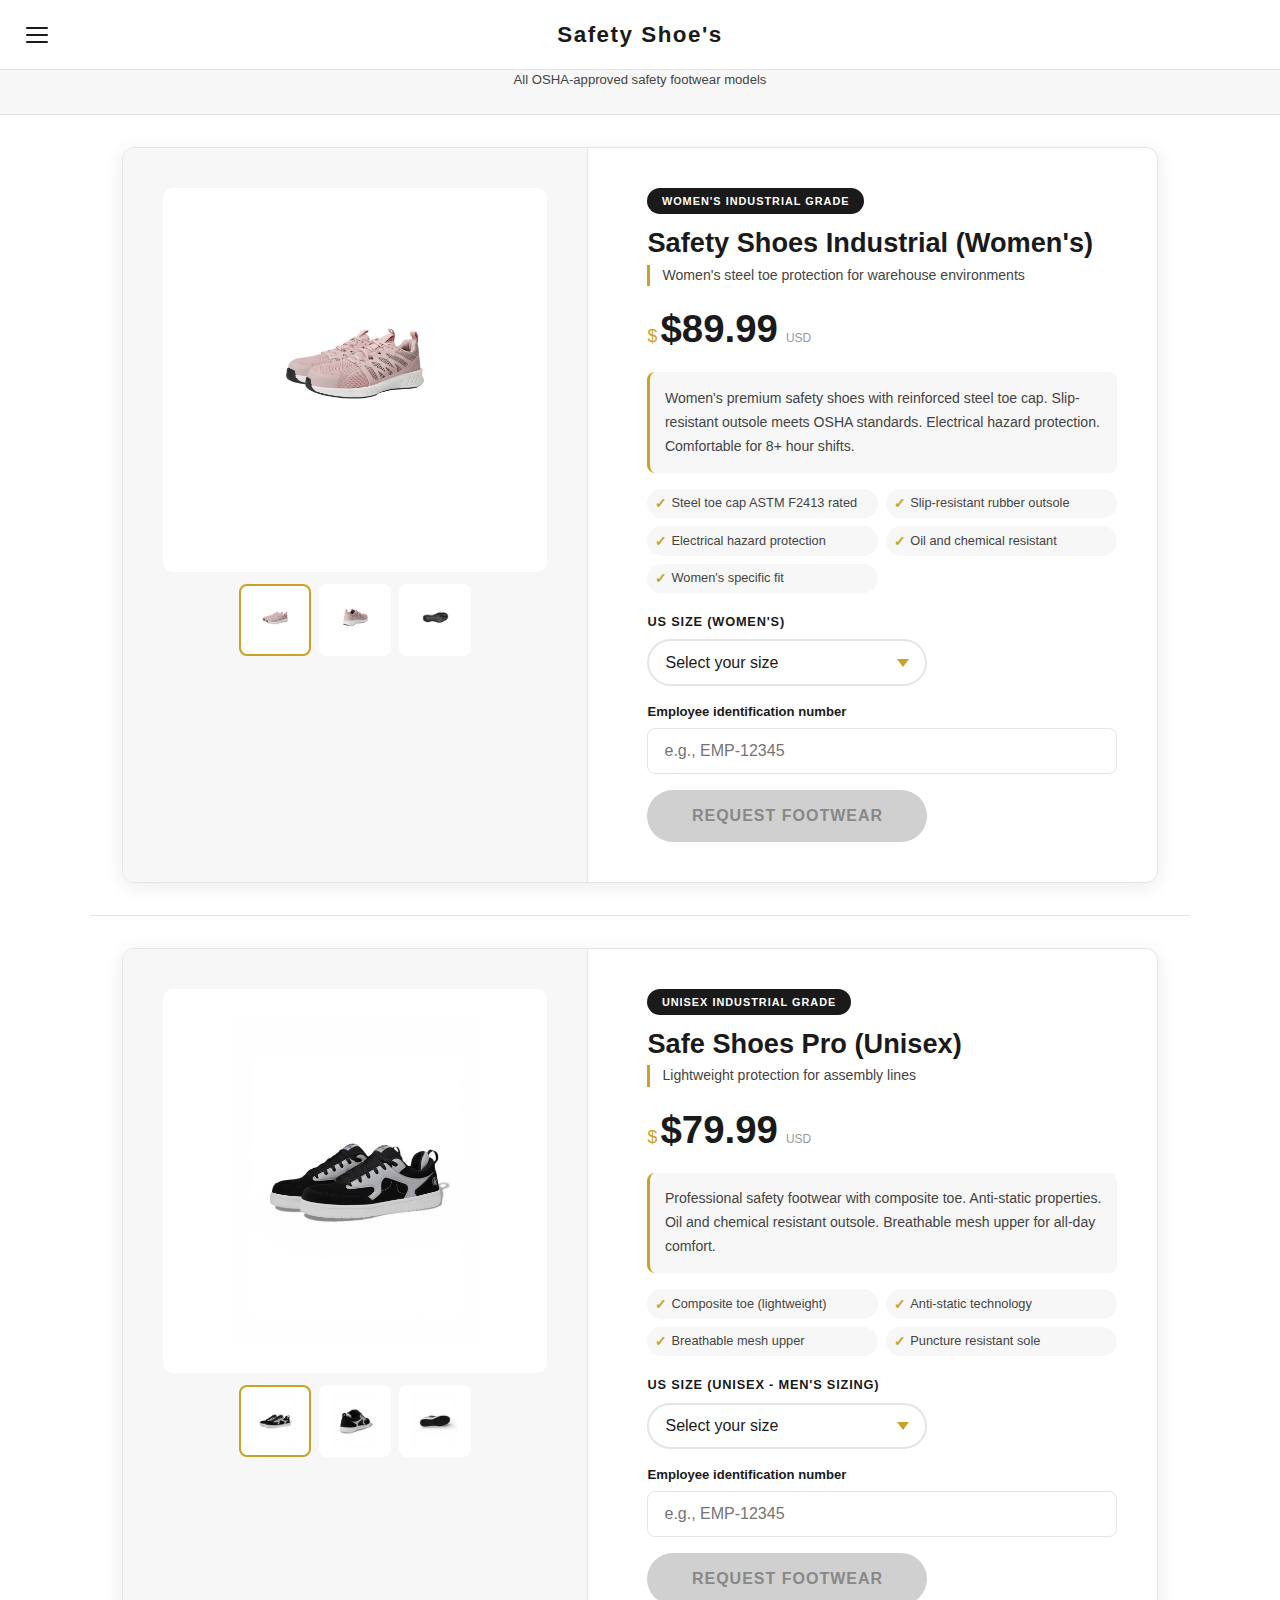
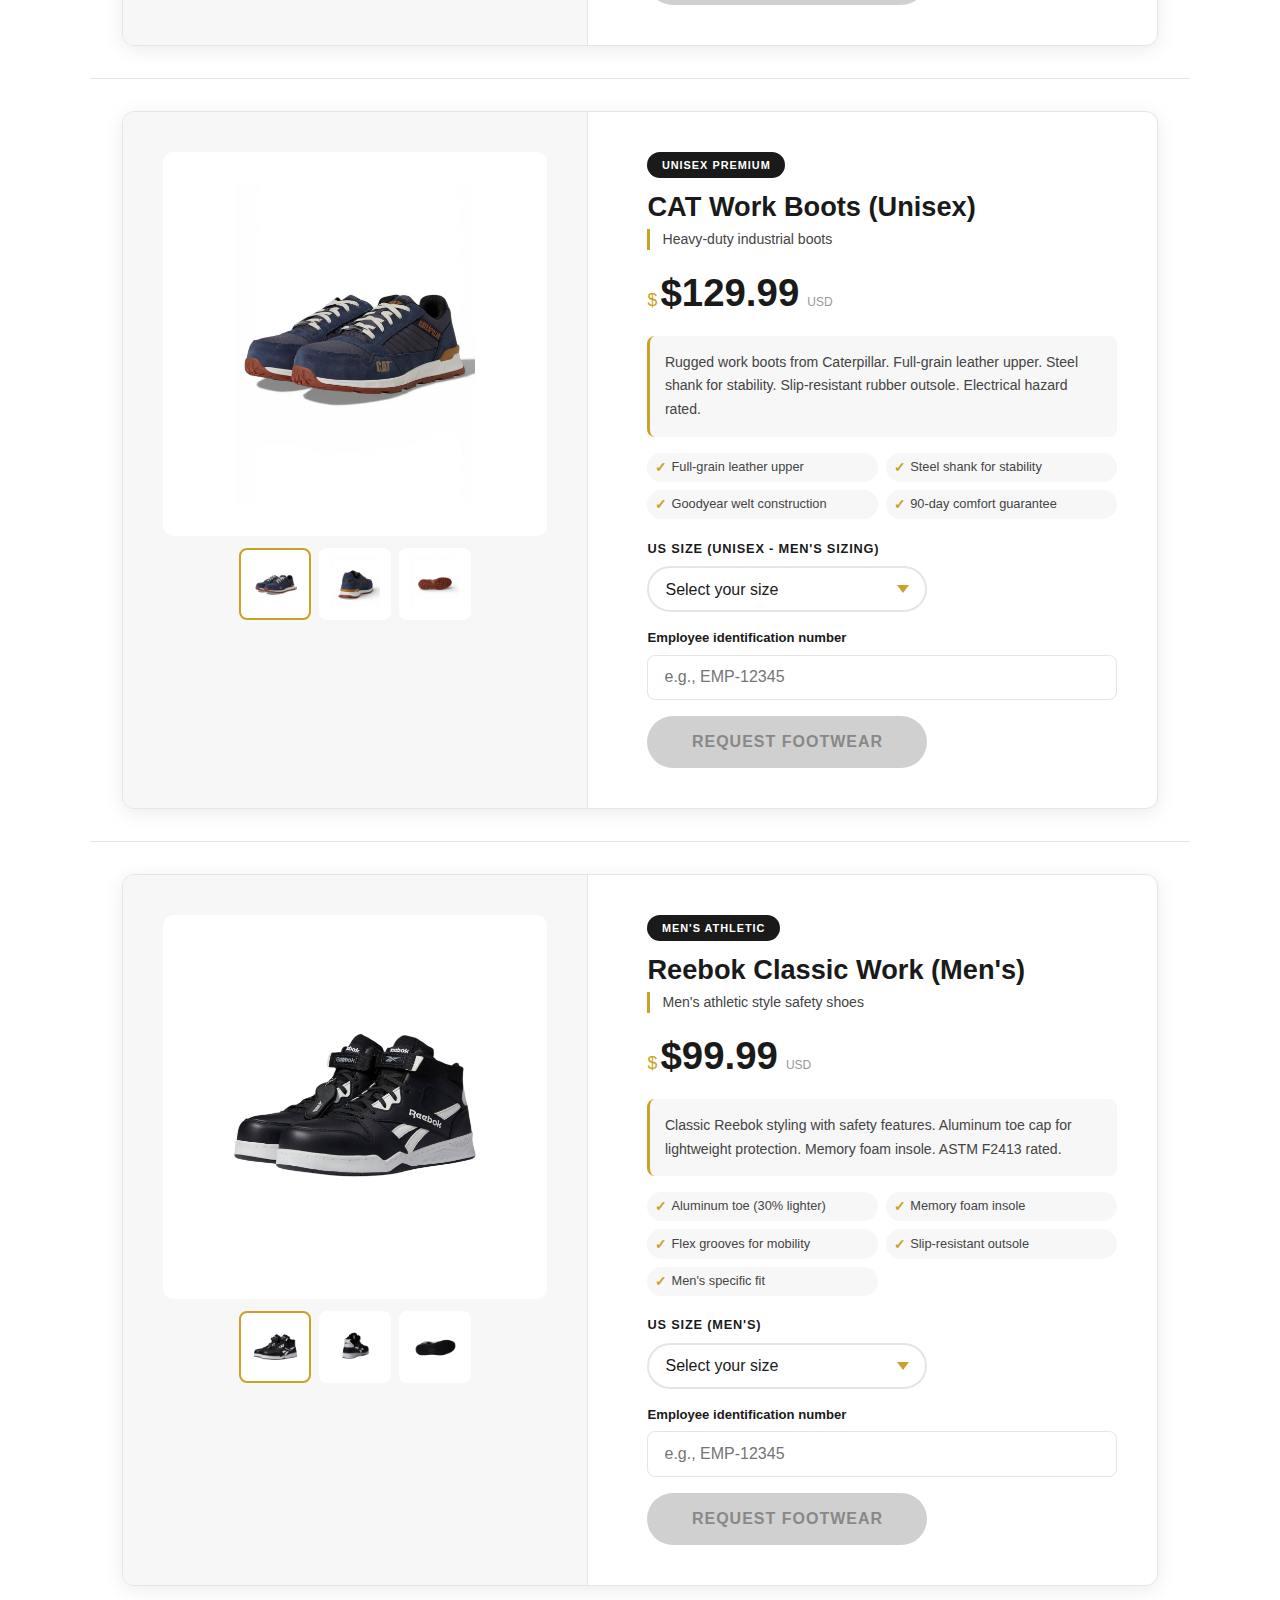
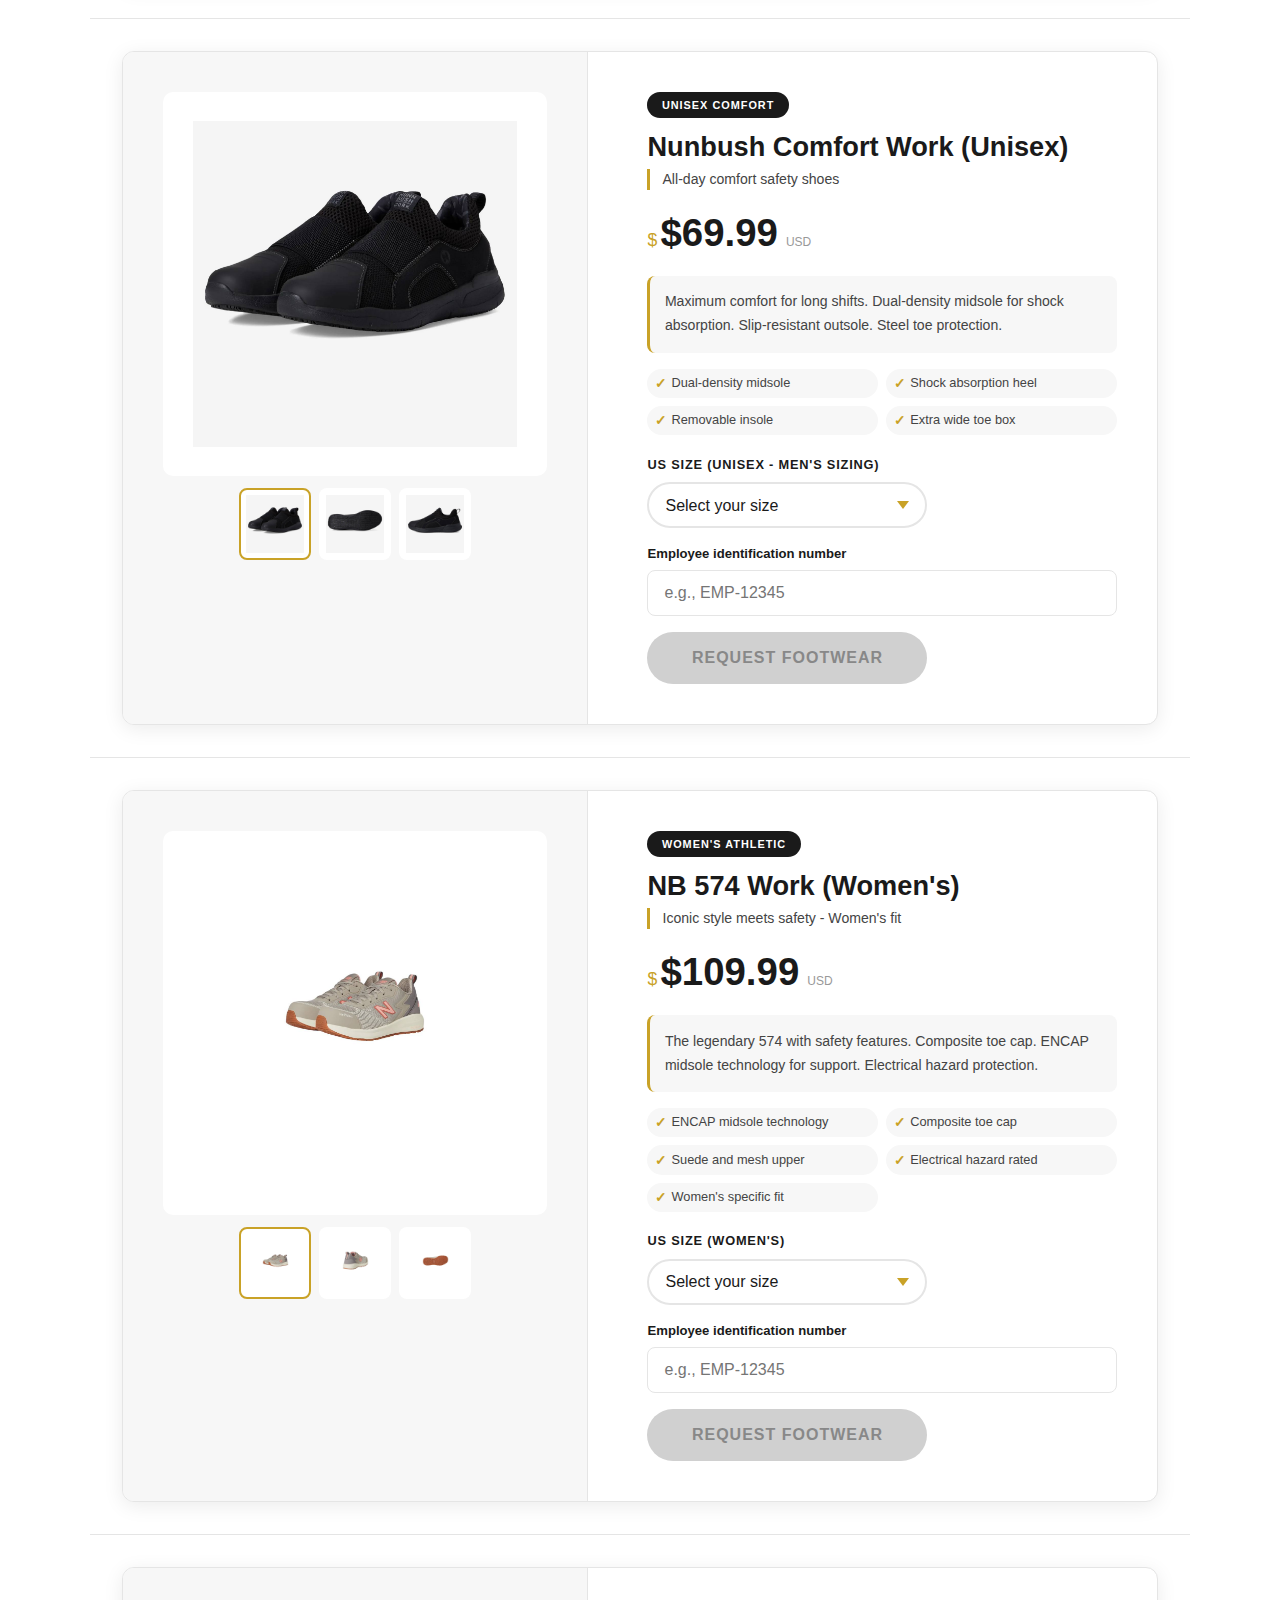
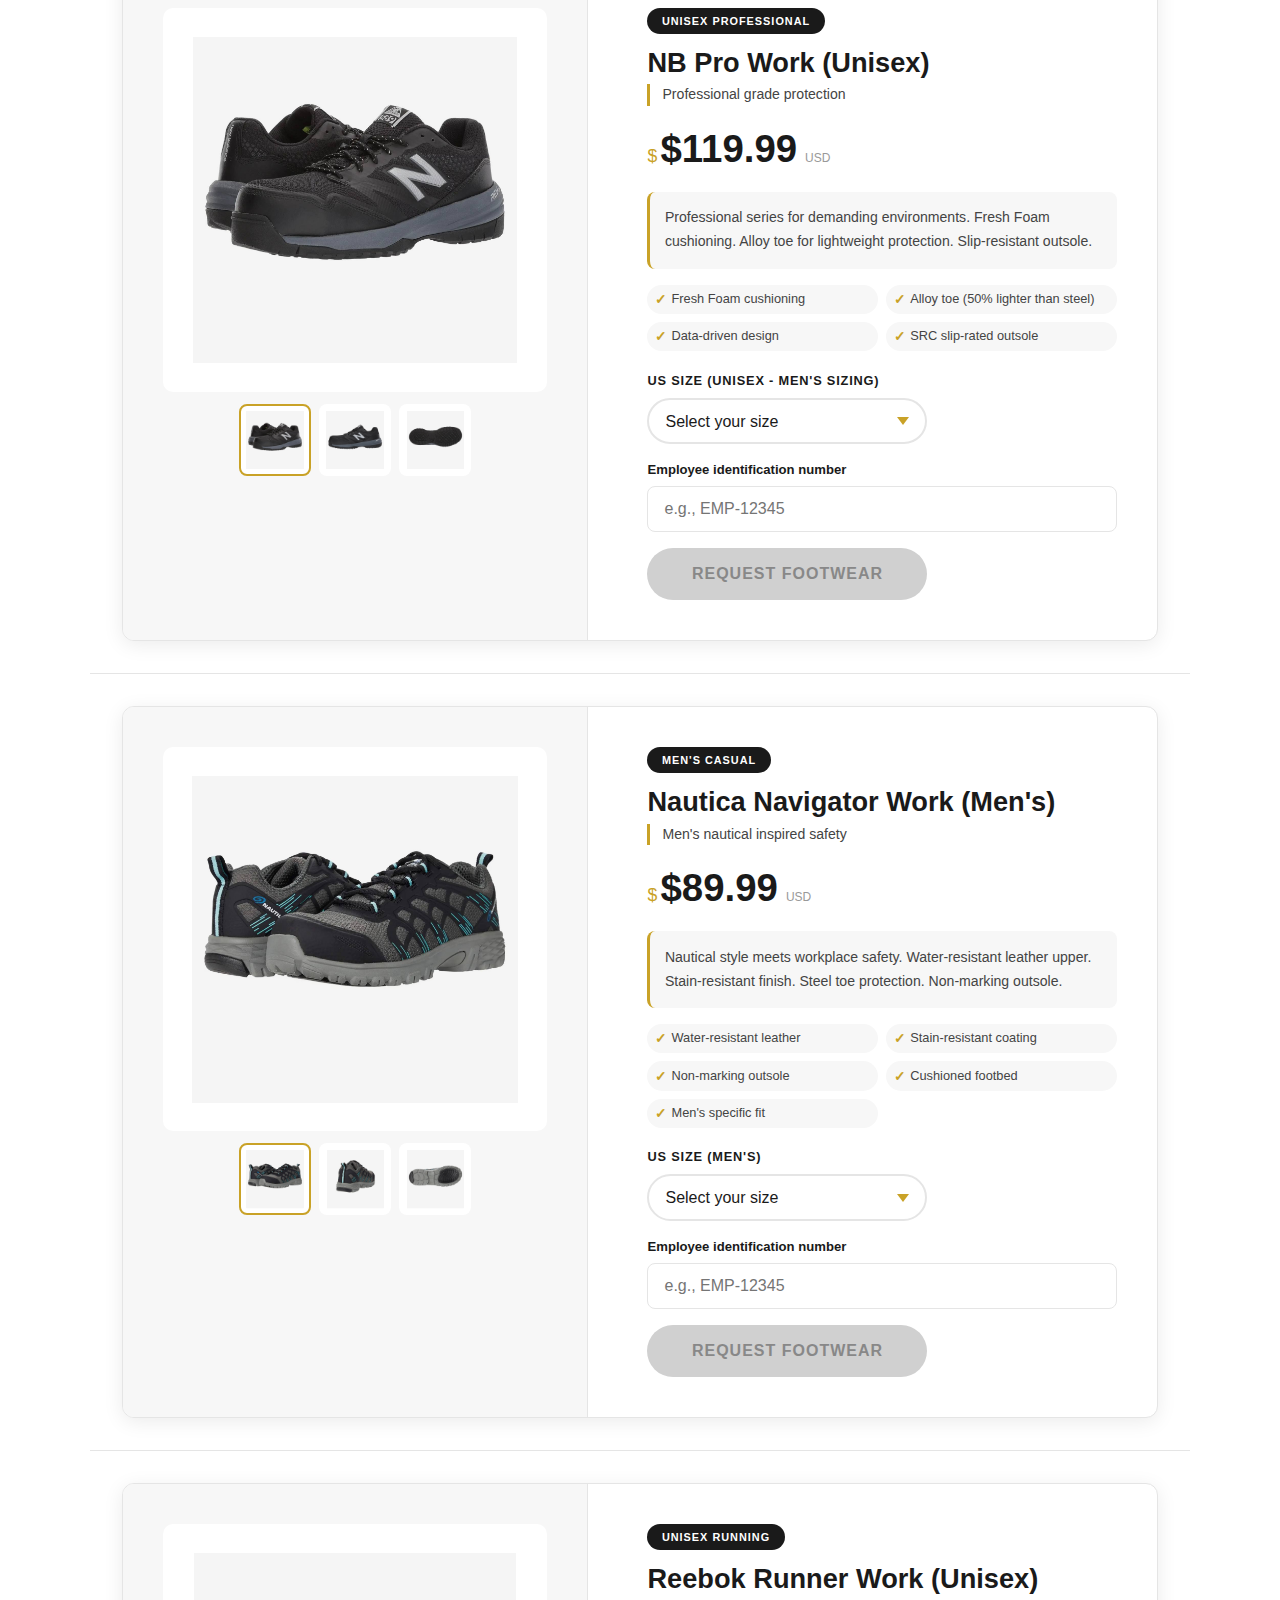
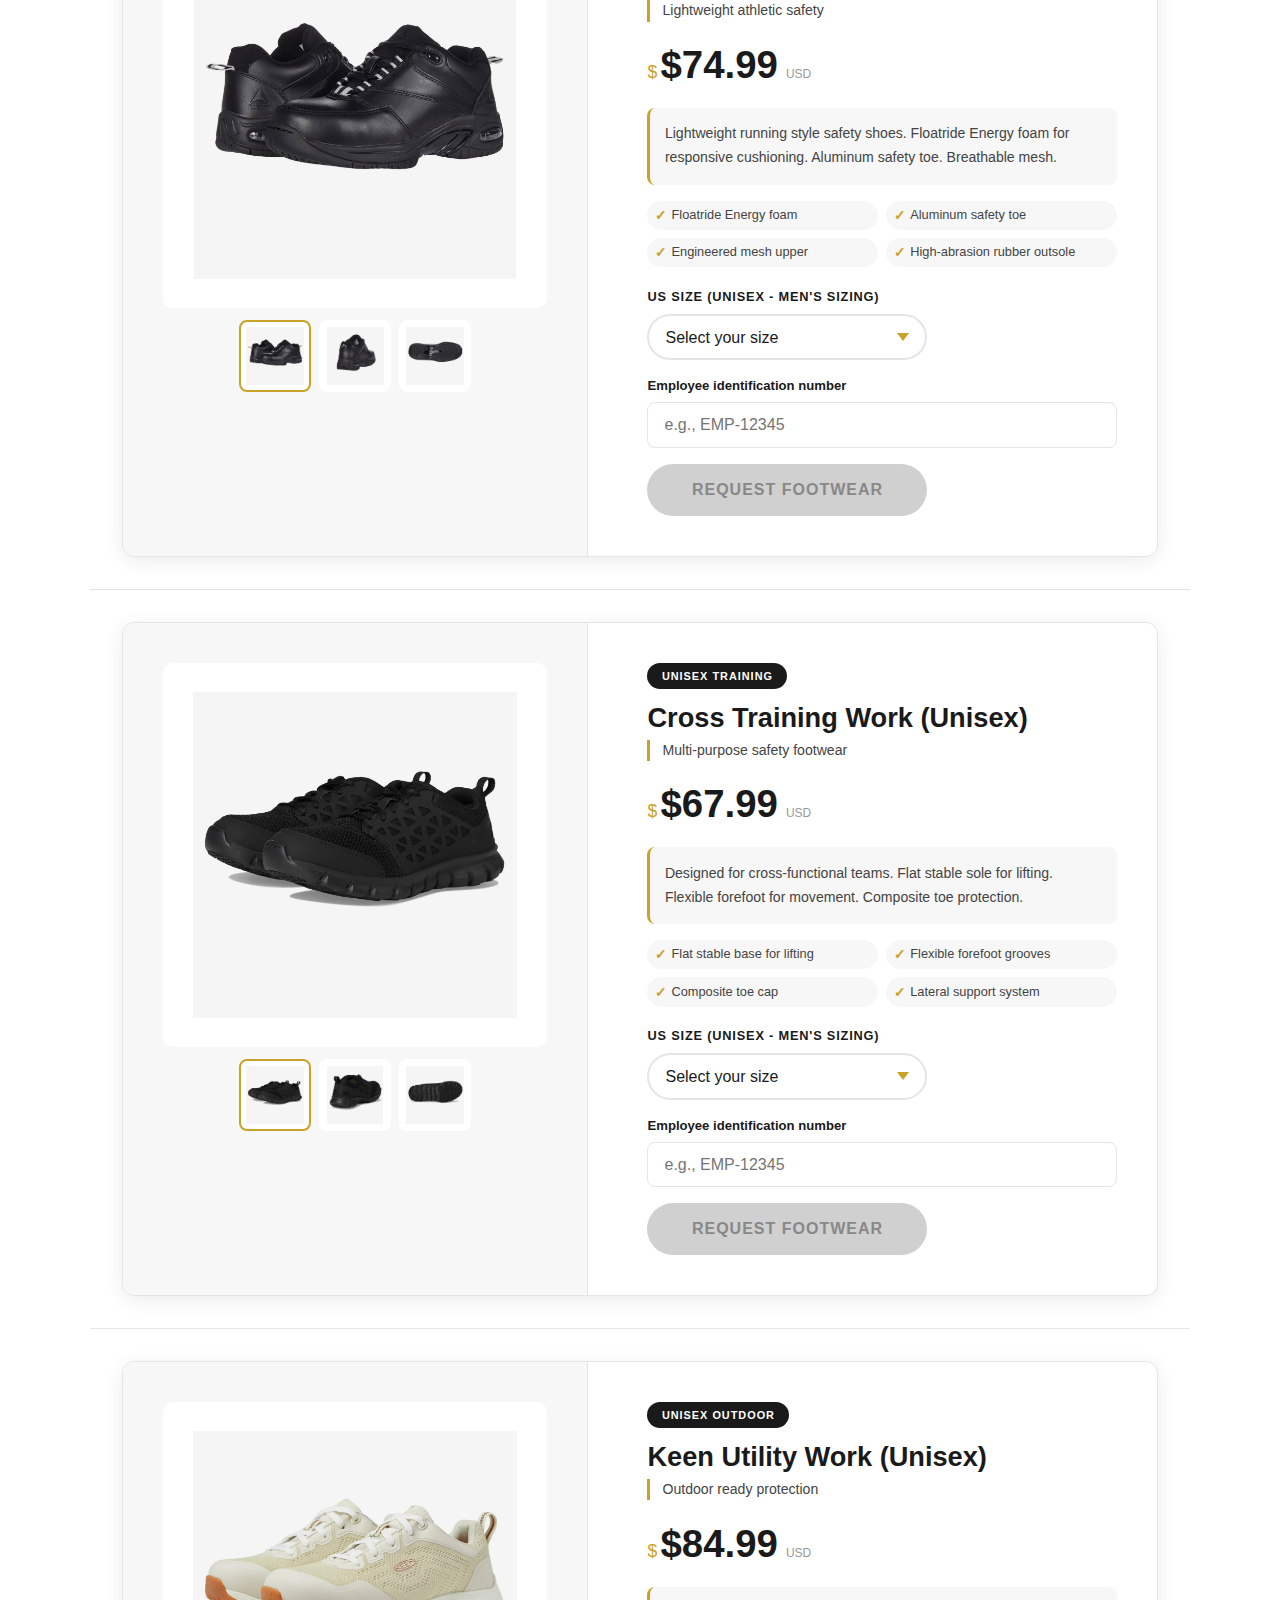
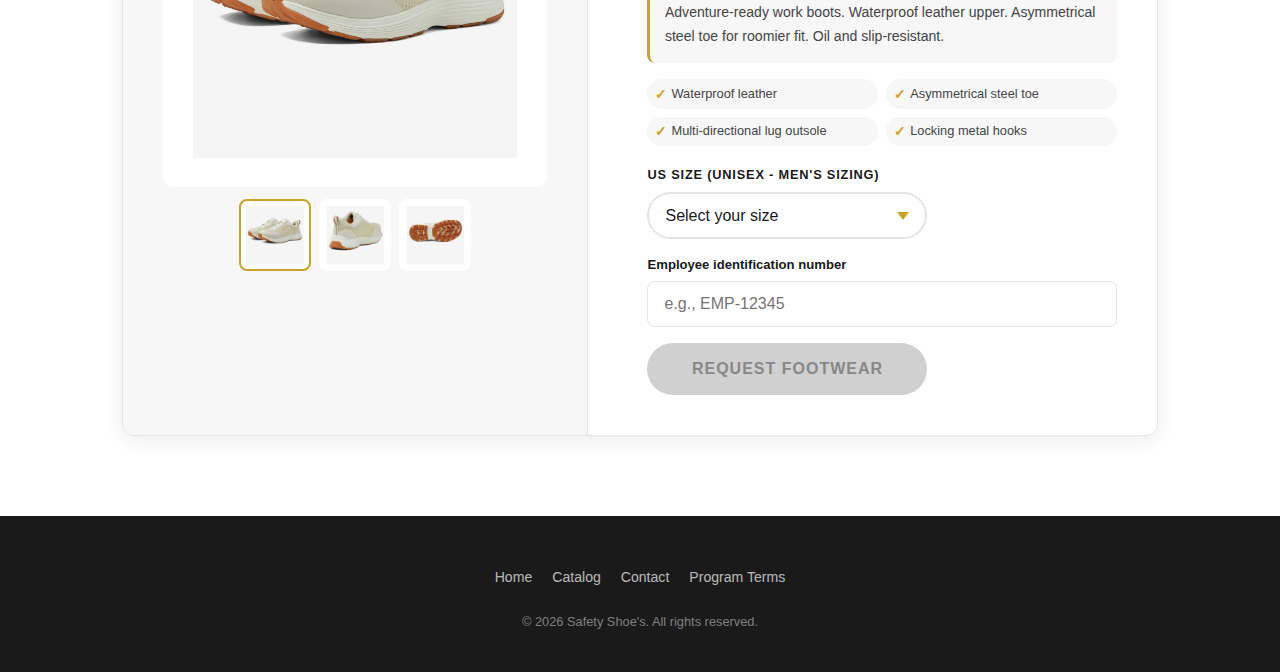
<file: catalogo.html>
<!DOCTYPE html>
<html lang="en">
<head>
    <meta charset="UTF-8">
    <meta name="viewport" content="width=device-width, initial-scale=1.0">
    <title>Catalog - Safety Shoe's</title>
    <link rel="stylesheet" href="style.css">
</head>
<body>
    <!-- OVERLAY -->
    <div class="overlay" id="overlay" onclick="closeMenu()"></div>

    <!-- SIDE MENU -->
    <div class="side-menu" id="sideMenu">
        <button class="side-menu-close" onclick="closeMenu()">✕</button>
        <h3>Menu</h3>
        <ul>
            <li><a href="index.html#home" onclick="closeMenu()">Home</a></li>
            <li><a href="#catalog" onclick="closeMenu()">Catalog</a></li>
            <li><a href="index.html#contact" onclick="closeMenu()">Contact</a></li>
            <li><a href="#" onclick="showTerms(); closeMenu(); return false;">Program Terms</a></li>
        </ul>
    </div>

    <!-- HEADER -->
    <header>
        <nav>
            <!-- Left: Hamburger menu -->
            <div class="menu-left">
                <button class="menu-toggle" id="menuToggle" onclick="toggleMenu()">
                    <span></span>
                    <span></span>
                    <span></span>
                </button>
            </div>

            <!-- Center: Logo/Name -->
            <div class="logo-center">
                <div class="logo-text">Safety Shoe's</div>
            </div>

            <!-- Right: Empty -->
            <div class="nav-right"></div>
        </nav>
    </header>

    <!-- CATALOG HEADER -->
    <div class="catalog-header" id="catalog">
        <h1>Complete Catalog</h1>
        <p>All OSHA-approved safety footwear models</p>
    </div>

    <!-- PRODUCT 1: Safety Shoes Industrial (WOMEN) -->
    <div class="product-detail" id="producto-1" data-payment-link="https://buy.stripe.com/dRm6oHfRS1EAcii5KwfEk03">
        <div class="product-content">
            <div class="image-gallery">
                <div class="main-image-container">
                    <img src="safetyshoes1.jpg" alt="Safety Shoes" class="main-image" id="main-1">
                </div>
                <div class="thumbnail-container">
                    <img src="safetyshoes1.jpg" class="thumbnail active" onclick="changeImage(1, 'safetyshoes1.jpg', this)">
                    <img src="safetyshoes2.jpg" class="thumbnail" onclick="changeImage(1, 'safetyshoes2.jpg', this)">
                    <img src="safetyshoes3.jpg" class="thumbnail" onclick="changeImage(1, 'safetyshoes3.jpg', this)">
                </div>
            </div>
            <div class="product-details">
                <span class="product-category-tag">Women's Industrial Grade</span>
                <h2 class="product-title">Safety Shoes Industrial (Women's)</h2>
                <p class="product-subtitle">Women's steel toe protection for warehouse environments</p>
                <div class="product-price-big">$89.99</div>
                <p class="product-description">
                    Women's premium safety shoes with reinforced steel toe cap. Slip-resistant outsole 
                    meets OSHA standards. Electrical hazard protection. Comfortable for 8+ hour shifts.
                </p>
                <ul class="product-features">
                    <li>Steel toe cap ASTM F2413 rated</li>
                    <li>Slip-resistant rubber outsole</li>
                    <li>Electrical hazard protection</li>
                    <li>Oil and chemical resistant</li>
                    <li>Women's specific fit</li>
                </ul>
                
                <!-- Size Selection - Women's sizes -->
                <div class="size-section">
                    <label for="size-1">US size (women's)</label>
                    <select id="size-1" class="size-select" required onchange="validateEmployeeId(1)">
                        <option value="" disabled selected>Select your size</option>
                        <option value="5">5</option>
                        <option value="5.5">5.5</option>
                        <option value="6">6</option>
                        <option value="6.5">6.5</option>
                        <option value="7">7</option>
                        <option value="7.5">7.5</option>
                        <option value="8">8</option>
                        <option value="8.5">8.5</option>
                        <option value="9">9</option>
                        <option value="9.5">9.5</option>
                        <option value="10">10</option>
                        <option value="10.5">10.5</option>
                        <option value="11">11</option>
                    </select>
                </div>
                
                <!-- Employee ID Field -->
                <div class="form-group employee-id-group">
                    <label for="emp-1">Employee identification number</label>
                    <input type="text" id="emp-1" class="employee-id-input" placeholder="e.g., EMP-12345" onkeyup="validateEmployeeId(1)">
                </div>
                
                <!-- Purchase Button -->
                <button class="btn-add purchase-btn" id="btn-1" disabled onclick="purchaseProduct(1)">Request footwear</button>
            </div>
        </div>
    </div>

    <!-- PRODUCT 2: Safe Shoes Pro (UNISEX) -->
    <div class="product-detail" id="producto-2" data-payment-link="https://buy.stripe.com/8x27sL9tu2IEeqq8WIfEk04">
        <div class="product-content">
            <div class="image-gallery">
                <div class="main-image-container">
                    <img src="safeshoes1.jpg" alt="Safe Shoes" class="main-image" id="main-2">
                </div>
                <div class="thumbnail-container">
                    <img src="safeshoes1.jpg" class="thumbnail active" onclick="changeImage(2, 'safeshoes1.jpg', this)">
                    <img src="safeshoes2.jpg" class="thumbnail" onclick="changeImage(2, 'safeshoes2.jpg', this)">
                    <img src="safeshoes3.jpg" class="thumbnail" onclick="changeImage(2, 'safeshoes3.jpg', this)">
                </div>
            </div>
            <div class="product-details">
                <span class="product-category-tag">Unisex Industrial Grade</span>
                <h2 class="product-title">Safe Shoes Pro (Unisex)</h2>
                <p class="product-subtitle">Lightweight protection for assembly lines</p>
                <div class="product-price-big">$79.99</div>
                <p class="product-description">
                    Professional safety footwear with composite toe. Anti-static properties. 
                    Oil and chemical resistant outsole. Breathable mesh upper for all-day comfort.
                </p>
                <ul class="product-features">
                    <li>Composite toe (lightweight)</li>
                    <li>Anti-static technology</li>
                    <li>Breathable mesh upper</li>
                    <li>Puncture resistant sole</li>
                </ul>
                
                <!-- Size Selection - Unisex sizes -->
                <div class="size-section">
                    <label for="size-2">US size (unisex - men's sizing)</label>
                    <select id="size-2" class="size-select" required onchange="validateEmployeeId(2)">
                        <option value="" disabled selected>Select your size</option>
                        <option value="6">6</option>
                        <option value="6.5">6.5</option>
                        <option value="7">7</option>
                        <option value="7.5">7.5</option>
                        <option value="8">8</option>
                        <option value="8.5">8.5</option>
                        <option value="9">9</option>
                        <option value="9.5">9.5</option>
                        <option value="10">10</option>
                        <option value="10.5">10.5</option>
                        <option value="11">11</option>
                        <option value="11.5">11.5</option>
                        <option value="12">12</option>
                        <option value="13">13</option>
                        <option value="14">14</option>
                    </select>
                </div>
                
                <!-- Employee ID Field -->
                <div class="form-group employee-id-group">
                    <label for="emp-2">Employee identification number</label>
                    <input type="text" id="emp-2" class="employee-id-input" placeholder="e.g., EMP-12345" onkeyup="validateEmployeeId(2)">
                </div>
                
                <!-- Purchase Button -->
                <button class="btn-add purchase-btn" id="btn-2" disabled onclick="purchaseProduct(2)">Request footwear</button>
            </div>
        </div>
    </div>

    <!-- PRODUCT 3: CAT Work Boots (UNISEX) -->
    <div class="product-detail" id="producto-3" data-payment-link="https://buy.stripe.com/00w7sL3563MI966a0MfEk05">
        <div class="product-content">
            <div class="image-gallery">
                <div class="main-image-container">
                    <img src="foto1cat.jpg" alt="CAT" class="main-image" id="main-3">
                </div>
                <div class="thumbnail-container">
                    <img src="foto1cat.jpg" class="thumbnail active" onclick="changeImage(3, 'foto1cat.jpg', this)">
                    <img src="foto2cat.jpg" class="thumbnail" onclick="changeImage(3, 'foto2cat.jpg', this)">
                    <img src="foto3cat.jpg" class="thumbnail" onclick="changeImage(3, 'foto3cat.jpg', this)">
                </div>
            </div>
            <div class="product-details">
                <span class="product-category-tag">Unisex Premium</span>
                <h2 class="product-title">CAT Work Boots (Unisex)</h2>
                <p class="product-subtitle">Heavy-duty industrial boots</p>
                <div class="product-price-big">$129.99</div>
                <p class="product-description">
                    Rugged work boots from Caterpillar. Full-grain leather upper. 
                    Steel shank for stability. Slip-resistant rubber outsole. 
                    Electrical hazard rated.
                </p>
                <ul class="product-features">
                    <li>Full-grain leather upper</li>
                    <li>Steel shank for stability</li>
                    <li>Goodyear welt construction</li>
                    <li>90-day comfort guarantee</li>
                </ul>
                
                <!-- Size Selection - Unisex sizes -->
                <div class="size-section">
                    <label for="size-3">US size (unisex - men's sizing)</label>
                    <select id="size-3" class="size-select" required onchange="validateEmployeeId(3)">
                        <option value="" disabled selected>Select your size</option>
                        <option value="7">7</option>
                        <option value="7.5">7.5</option>
                        <option value="8">8</option>
                        <option value="8.5">8.5</option>
                        <option value="9">9</option>
                        <option value="9.5">9.5</option>
                        <option value="10">10</option>
                        <option value="10.5">10.5</option>
                        <option value="11">11</option>
                        <option value="11.5">11.5</option>
                        <option value="12">12</option>
                        <option value="13">13</option>
                        <option value="14">14</option>
                        <option value="15">15</option>
                    </select>
                </div>
                
                <!-- Employee ID Field -->
                <div class="form-group employee-id-group">
                    <label for="emp-3">Employee identification number</label>
                    <input type="text" id="emp-3" class="employee-id-input" placeholder="e.g., EMP-12345" onkeyup="validateEmployeeId(3)">
                </div>
                
                <!-- Purchase Button -->
                <button class="btn-add purchase-btn" id="btn-3" disabled onclick="purchaseProduct(3)">Request footwear</button>
            </div>
        </div>
    </div>

    <!-- PRODUCT 4: Reebok Classic Work (MEN) -->
    <div class="product-detail" id="producto-4" data-payment-link="https://buy.stripe.com/eVqbJ1gVW1EAgyya0MfEk06">
        <div class="product-content">
            <div class="image-gallery">
                <div class="main-image-container">
                    <img src="foto1reeb.jpg" alt="Reebok" class="main-image" id="main-4">
                </div>
                <div class="thumbnail-container">
                    <img src="foto1reeb.jpg" class="thumbnail active" onclick="changeImage(4, 'foto1reeb.jpg', this)">
                    <img src="foto2reeb.jpg" class="thumbnail" onclick="changeImage(4, 'foto2reeb.jpg', this)">
                    <img src="foto3reeb.jpg" class="thumbnail" onclick="changeImage(4, 'foto3reeb.jpg', this)">
                </div>
            </div>
            <div class="product-details">
                <span class="product-category-tag">Men's Athletic</span>
                <h2 class="product-title">Reebok Classic Work (Men's)</h2>
                <p class="product-subtitle">Men's athletic style safety shoes</p>
                <div class="product-price-big">$99.99</div>
                <p class="product-description">
                    Classic Reebok styling with safety features. Aluminum toe cap 
                    for lightweight protection. Memory foam insole. ASTM F2413 rated.
                </p>
                <ul class="product-features">
                    <li>Aluminum toe (30% lighter)</li>
                    <li>Memory foam insole</li>
                    <li>Flex grooves for mobility</li>
                    <li>Slip-resistant outsole</li>
                    <li>Men's specific fit</li>
                </ul>
                
                <!-- Size Selection - Men's sizes -->
                <div class="size-section">
                    <label for="size-4">US size (men's)</label>
                    <select id="size-4" class="size-select" required onchange="validateEmployeeId(4)">
                        <option value="" disabled selected>Select your size</option>
                        <option value="7">7</option>
                        <option value="7.5">7.5</option>
                        <option value="8">8</option>
                        <option value="8.5">8.5</option>
                        <option value="9">9</option>
                        <option value="9.5">9.5</option>
                        <option value="10">10</option>
                        <option value="10.5">10.5</option>
                        <option value="11">11</option>
                        <option value="11.5">11.5</option>
                        <option value="12">12</option>
                        <option value="13">13</option>
                        <option value="14">14</option>
                    </select>
                </div>
                
                <!-- Employee ID Field -->
                <div class="form-group employee-id-group">
                    <label for="emp-4">Employee identification number</label>
                    <input type="text" id="emp-4" class="employee-id-input" placeholder="e.g., EMP-12345" onkeyup="validateEmployeeId(4)">
                </div>
                
                <!-- Purchase Button -->
                <button class="btn-add purchase-btn" id="btn-4" disabled onclick="purchaseProduct(4)">Request footwear</button>
            </div>
        </div>
    </div>

    <!-- PRODUCT 5: Nunbush Comfort Work (UNISEX) -->
    <div class="product-detail" id="producto-5" data-payment-link="https://buy.stripe.com/4gM5kDbBC2IEdmm2ykfEk07">
        <div class="product-content">
            <div class="image-gallery">
                <div class="main-image-container">
                    <img src="nunbush1.jpg" alt="Nunbush" class="main-image" id="main-5">
                </div>
                <div class="thumbnail-container">
                    <img src="nunbush1.jpg" class="thumbnail active" onclick="changeImage(5, 'nunbush1.jpg', this)">
                    <img src="nunbush2.jpg" class="thumbnail" onclick="changeImage(5, 'nunbush2.jpg', this)">
                    <img src="nunbush3.jpg" class="thumbnail" onclick="changeImage(5, 'nunbush3.jpg', this)">
                </div>
            </div>
            <div class="product-details">
                <span class="product-category-tag">Unisex Comfort</span>
                <h2 class="product-title">Nunbush Comfort Work (Unisex)</h2>
                <p class="product-subtitle">All-day comfort safety shoes</p>
                <div class="product-price-big">$69.99</div>
                <p class="product-description">
                    Maximum comfort for long shifts. Dual-density midsole for shock absorption. 
                    Slip-resistant outsole. Steel toe protection.
                </p>
                <ul class="product-features">
                    <li>Dual-density midsole</li>
                    <li>Shock absorption heel</li>
                    <li>Removable insole</li>
                    <li>Extra wide toe box</li>
                </ul>
                
                <!-- Size Selection - Unisex sizes -->
                <div class="size-section">
                    <label for="size-5">US size (unisex - men's sizing)</label>
                    <select id="size-5" class="size-select" required onchange="validateEmployeeId(5)">
                        <option value="" disabled selected>Select your size</option>
                        <option value="6">6</option>
                        <option value="6.5">6.5</option>
                        <option value="7">7</option>
                        <option value="7.5">7.5</option>
                        <option value="8">8</option>
                        <option value="8.5">8.5</option>
                        <option value="9">9</option>
                        <option value="9.5">9.5</option>
                        <option value="10">10</option>
                        <option value="10.5">10.5</option>
                        <option value="11">11</option>
                        <option value="11.5">11.5</option>
                        <option value="12">12</option>
                        <option value="13">13</option>
                    </select>
                </div>
                
                <!-- Employee ID Field -->
                <div class="form-group employee-id-group">
                    <label for="emp-5">Employee identification number</label>
                    <input type="text" id="emp-5" class="employee-id-input" placeholder="e.g., EMP-12345" onkeyup="validateEmployeeId(5)">
                </div>
                
                <!-- Purchase Button -->
                <button class="btn-add purchase-btn" id="btn-5" disabled onclick="purchaseProduct(5)">Request footwear</button>
            </div>
        </div>
    </div>

    <!-- PRODUCT 6: NB 574 Work (WOMEN) -->
    <div class="product-detail" id="producto-6" data-payment-link="https://buy.stripe.com/8x28wP212cjegyy3CofEk08">
        <div class="product-content">
            <div class="image-gallery">
                <div class="main-image-container">
                    <img src="newbalance1.jpg" alt="New Balance" class="main-image" id="main-6">
                </div>
                <div class="thumbnail-container">
                    <img src="newbalance1.jpg" class="thumbnail active" onclick="changeImage(6, 'newbalance1.jpg', this)">
                    <img src="newbalance2.jpg" class="thumbnail" onclick="changeImage(6, 'newbalance2.jpg', this)">
                    <img src="newbalance3.jpg" class="thumbnail" onclick="changeImage(6, 'newbalance3.jpg', this)">
                </div>
            </div>
            <div class="product-details">
                <span class="product-category-tag">Women's Athletic</span>
                <h2 class="product-title">NB 574 Work (Women's)</h2>
                <p class="product-subtitle">Iconic style meets safety - Women's fit</p>
                <div class="product-price-big">$109.99</div>
                <p class="product-description">
                    The legendary 574 with safety features. Composite toe cap. 
                    ENCAP midsole technology for support. Electrical hazard protection.
                </p>
                <ul class="product-features">
                    <li>ENCAP midsole technology</li>
                    <li>Composite toe cap</li>
                    <li>Suede and mesh upper</li>
                    <li>Electrical hazard rated</li>
                    <li>Women's specific fit</li>
                </ul>
                
                <!-- Size Selection - Women's sizes -->
                <div class="size-section">
                    <label for="size-6">US size (women's)</label>
                    <select id="size-6" class="size-select" required onchange="validateEmployeeId(6)">
                        <option value="" disabled selected>Select your size</option>
                        <option value="5">5</option>
                        <option value="5.5">5.5</option>
                        <option value="6">6</option>
                        <option value="6.5">6.5</option>
                        <option value="7">7</option>
                        <option value="7.5">7.5</option>
                        <option value="8">8</option>
                        <option value="8.5">8.5</option>
                        <option value="9">9</option>
                        <option value="9.5">9.5</option>
                        <option value="10">10</option>
                        <option value="10.5">10.5</option>
                        <option value="11">11</option>
                    </select>
                </div>
                
                <!-- Employee ID Field -->
                <div class="form-group employee-id-group">
                    <label for="emp-6">Employee identification number</label>
                    <input type="text" id="emp-6" class="employee-id-input" placeholder="e.g., EMP-12345" onkeyup="validateEmployeeId(6)">
                </div>
                
                <!-- Purchase Button -->
                <button class="btn-add purchase-btn" id="btn-6" disabled onclick="purchaseProduct(6)">Request footwear</button>
            </div>
        </div>
    </div>

    <!-- PRODUCT 7: NB Pro Work (UNISEX) -->
    <div class="product-detail" id="producto-7" data-payment-link="https://buy.stripe.com/aFa3cv7lmermcii0qcfEk09">
        <div class="product-content">
            <div class="image-gallery">
                <div class="main-image-container">
                    <img src="newbalance4.jpg" alt="New Balance Pro" class="main-image" id="main-7">
                </div>
                <div class="thumbnail-container">
                    <img src="newbalance4.jpg" class="thumbnail active" onclick="changeImage(7, 'newbalance4.jpg', this)">
                    <img src="newbalance5.jpg" class="thumbnail" onclick="changeImage(7, 'newbalance5.jpg', this)">
                    <img src="newbalance6.jpg" class="thumbnail" onclick="changeImage(7, 'newbalance6.jpg', this)">
                </div>
            </div>
            <div class="product-details">
                <span class="product-category-tag">Unisex Professional</span>
                <h2 class="product-title">NB Pro Work (Unisex)</h2>
                <p class="product-subtitle">Professional grade protection</p>
                <div class="product-price-big">$119.99</div>
                <p class="product-description">
                    Professional series for demanding environments. Fresh Foam cushioning. 
                    Alloy toe for lightweight protection. Slip-resistant outsole.
                </p>
                <ul class="product-features">
                    <li>Fresh Foam cushioning</li>
                    <li>Alloy toe (50% lighter than steel)</li>
                    <li>Data-driven design</li>
                    <li>SRC slip-rated outsole</li>
                </ul>
                
                <!-- Size Selection - Unisex sizes -->
                <div class="size-section">
                    <label for="size-7">US size (unisex - men's sizing)</label>
                    <select id="size-7" class="size-select" required onchange="validateEmployeeId(7)">
                        <option value="" disabled selected>Select your size</option>
                        <option value="7">7</option>
                        <option value="7.5">7.5</option>
                        <option value="8">8</option>
                        <option value="8.5">8.5</option>
                        <option value="9">9</option>
                        <option value="9.5">9.5</option>
                        <option value="10">10</option>
                        <option value="10.5">10.5</option>
                        <option value="11">11</option>
                        <option value="11.5">11.5</option>
                        <option value="12">12</option>
                        <option value="13">13</option>
                        <option value="14">14</option>
                    </select>
                </div>
                
                <!-- Employee ID Field -->
                <div class="form-group employee-id-group">
                    <label for="emp-7">Employee identification number</label>
                    <input type="text" id="emp-7" class="employee-id-input" placeholder="e.g., EMP-12345" onkeyup="validateEmployeeId(7)">
                </div>
                
                <!-- Purchase Button -->
                <button class="btn-add purchase-btn" id="btn-7" disabled onclick="purchaseProduct(7)">Request footwear</button>
            </div>
        </div>
    </div>

    <!-- PRODUCT 8: Nautica Navigator Work (MEN) -->
    <div class="product-detail" id="producto-8" data-payment-link="https://buy.stripe.com/28E5kDeNO0Aw8227SEfEk0a">
        <div class="product-content">
            <div class="image-gallery">
                <div class="main-image-container">
                    <img src="nautica1.jpg" alt="Nautica" class="main-image" id="main-8">
                </div>
                <div class="thumbnail-container">
                    <img src="nautica1.jpg" class="thumbnail active" onclick="changeImage(8, 'nautica1.jpg', this)">
                    <img src="nautica2.jpg" class="thumbnail" onclick="changeImage(8, 'nautica2.jpg', this)">
                    <img src="nautica3.jpg" class="thumbnail" onclick="changeImage(8, 'nautica3.jpg', this)">
                </div>
            </div>
            <div class="product-details">
                <span class="product-category-tag">Men's Casual</span>
                <h2 class="product-title">Nautica Navigator Work (Men's)</h2>
                <p class="product-subtitle">Men's nautical inspired safety</p>
                <div class="product-price-big">$89.99</div>
                <p class="product-description">
                    Nautical style meets workplace safety. Water-resistant leather upper. 
                    Stain-resistant finish. Steel toe protection. Non-marking outsole.
                </p>
                <ul class="product-features">
                    <li>Water-resistant leather</li>
                    <li>Stain-resistant coating</li>
                    <li>Non-marking outsole</li>
                    <li>Cushioned footbed</li>
                    <li>Men's specific fit</li>
                </ul>
                
                <!-- Size Selection - Men's sizes -->
                <div class="size-section">
                    <label for="size-8">US size (men's)</label>
                    <select id="size-8" class="size-select" required onchange="validateEmployeeId(8)">
                        <option value="" disabled selected>Select your size</option>
                        <option value="7">7</option>
                        <option value="7.5">7.5</option>
                        <option value="8">8</option>
                        <option value="8.5">8.5</option>
                        <option value="9">9</option>
                        <option value="9.5">9.5</option>
                        <option value="10">10</option>
                        <option value="10.5">10.5</option>
                        <option value="11">11</option>
                        <option value="11.5">11.5</option>
                        <option value="12">12</option>
                        <option value="13">13</option>
                        <option value="14">14</option>
                    </select>
                </div>
                
                <!-- Employee ID Field -->
                <div class="form-group employee-id-group">
                    <label for="emp-8">Employee identification number</label>
                    <input type="text" id="emp-8" class="employee-id-input" placeholder="e.g., EMP-12345" onkeyup="validateEmployeeId(8)">
                </div>
                
                <!-- Purchase Button -->
                <button class="btn-add purchase-btn" id="btn-8" disabled onclick="purchaseProduct(8)">Request footwear</button>
            </div>
        </div>
    </div>

    <!-- PRODUCT 9: Reebok Runner Work (UNISEX) -->
    <div class="product-detail" id="producto-9" data-payment-link="https://buy.stripe.com/9B65kDeNO3MIaaa6OAfEk0b">
        <div class="product-content">
            <div class="image-gallery">
                <div class="main-image-container">
                    <img src="reebok1.jpg" alt="Reebok Runner" class="main-image" id="main-9">
                </div>
                <div class="thumbnail-container">
                    <img src="reebok1.jpg" class="thumbnail active" onclick="changeImage(9, 'reebok1.jpg', this)">
                    <img src="reebok2.jpg" class="thumbnail" onclick="changeImage(9, 'reebok2.jpg', this)">
                    <img src="reebok3.jpg" class="thumbnail" onclick="changeImage(9, 'reebok3.jpg', this)">
                </div>
            </div>
            <div class="product-details">
                <span class="product-category-tag">Unisex Running</span>
                <h2 class="product-title">Reebok Runner Work (Unisex)</h2>
                <p class="product-subtitle">Lightweight athletic safety</p>
                <div class="product-price-big">$74.99</div>
                <p class="product-description">
                    Lightweight running style safety shoes. Floatride Energy foam 
                    for responsive cushioning. Aluminum safety toe. Breathable mesh.
                </p>
                <ul class="product-features">
                    <li>Floatride Energy foam</li>
                    <li>Aluminum safety toe</li>
                    <li>Engineered mesh upper</li>
                    <li>High-abrasion rubber outsole</li>
                </ul>
                
                <!-- Size Selection - Unisex sizes -->
                <div class="size-section">
                    <label for="size-9">US size (unisex - men's sizing)</label>
                    <select id="size-9" class="size-select" required onchange="validateEmployeeId(9)">
                        <option value="" disabled selected>Select your size</option>
                        <option value="6">6</option>
                        <option value="6.5">6.5</option>
                        <option value="7">7</option>
                        <option value="7.5">7.5</option>
                        <option value="8">8</option>
                        <option value="8.5">8.5</option>
                        <option value="9">9</option>
                        <option value="9.5">9.5</option>
                        <option value="10">10</option>
                        <option value="10.5">10.5</option>
                        <option value="11">11</option>
                        <option value="11.5">11.5</option>
                        <option value="12">12</option>
                        <option value="13">13</option>
                    </select>
                </div>
                
                <!-- Employee ID Field -->
                <div class="form-group employee-id-group">
                    <label for="emp-9">Employee identification number</label>
                    <input type="text" id="emp-9" class="employee-id-input" placeholder="e.g., EMP-12345" onkeyup="validateEmployeeId(9)">
                </div>
                
                <!-- Purchase Button -->
                <button class="btn-add purchase-btn" id="btn-9" disabled onclick="purchaseProduct(9)">Request footwear</button>
            </div>
        </div>
    </div>

    <!-- PRODUCT 10: Cross Training Work (UNISEX) -->
    <div class="product-detail" id="producto-10" data-payment-link="https://buy.stripe.com/28E3cvcFG1EA8226OAfEk0c">
        <div class="product-content">
            <div class="image-gallery">
                <div class="main-image-container">
                    <img src="cross1.jpg" alt="Cross" class="main-image" id="main-10">
                </div>
                <div class="thumbnail-container">
                    <img src="cross1.jpg" class="thumbnail active" onclick="changeImage(10, 'cross1.jpg', this)">
                    <img src="cross2.jpg" class="thumbnail" onclick="changeImage(10, 'cross2.jpg', this)">
                    <img src="cross3.jpg" class="thumbnail" onclick="changeImage(10, 'cross3.jpg', this)">
                </div>
            </div>
            <div class="product-details">
                <span class="product-category-tag">Unisex Training</span>
                <h2 class="product-title">Cross Training Work (Unisex)</h2>
                <p class="product-subtitle">Multi-purpose safety footwear</p>
                <div class="product-price-big">$67.99</div>
                <p class="product-description">
                    Designed for cross-functional teams. Flat stable sole for lifting. 
                    Flexible forefoot for movement. Composite toe protection.
                </p>
                <ul class="product-features">
                    <li>Flat stable base for lifting</li>
                    <li>Flexible forefoot grooves</li>
                    <li>Composite toe cap</li>
                    <li>Lateral support system</li>
                </ul>
                
                <!-- Size Selection - Unisex sizes -->
                <div class="size-section">
                    <label for="size-10">US size (unisex - men's sizing)</label>
                    <select id="size-10" class="size-select" required onchange="validateEmployeeId(10)">
                        <option value="" disabled selected>Select your size</option>
                        <option value="6">6</option>
                        <option value="6.5">6.5</option>
                        <option value="7">7</option>
                        <option value="7.5">7.5</option>
                        <option value="8">8</option>
                        <option value="8.5">8.5</option>
                        <option value="9">9</option>
                        <option value="9.5">9.5</option>
                        <option value="10">10</option>
                        <option value="10.5">10.5</option>
                        <option value="11">11</option>
                        <option value="11.5">11.5</option>
                        <option value="12">12</option>
                        <option value="13">13</option>
                    </select>
                </div>
                
                <!-- Employee ID Field -->
                <div class="form-group employee-id-group">
                    <label for="emp-10">Employee identification number</label>
                    <input type="text" id="emp-10" class="employee-id-input" placeholder="e.g., EMP-12345" onkeyup="validateEmployeeId(10)">
                </div>
                
                <!-- Purchase Button -->
                <button class="btn-add purchase-btn" id="btn-10" disabled onclick="purchaseProduct(10)">Request footwear</button>
            </div>
        </div>
    </div>

    <!-- PRODUCT 11: Keen Utility Work (UNISEX) -->
    <div class="product-detail" id="producto-11" data-payment-link="https://buy.stripe.com/aFa9AT8pq6YUcii3CofEk0d">
        <div class="product-content">
            <div class="image-gallery">
                <div class="main-image-container">
                    <img src="keen1.jpg" alt="Keen" class="main-image" id="main-11">
                </div>
                <div class="thumbnail-container">
                    <img src="keen1.jpg" class="thumbnail active" onclick="changeImage(11, 'keen1.jpg', this)">
                    <img src="keen2.jpg" class="thumbnail" onclick="changeImage(11, 'keen2.jpg', this)">
                    <img src="keen3.jpg" class="thumbnail" onclick="changeImage(11, 'keen3.jpg', this)">
                </div>
            </div>
            <div class="product-details">
                <span class="product-category-tag">Unisex Outdoor</span>
                <h2 class="product-title">Keen Utility Work (Unisex)</h2>
                <p class="product-subtitle">Outdoor ready protection</p>
                <div class="product-price-big">$84.99</div>
                <p class="product-description">
                    Adventure-ready work boots. Waterproof leather upper. 
                    Asymmetrical steel toe for roomier fit. Oil and slip-resistant.
                </p>
                <ul class="product-features">
                    <li>Waterproof leather</li>
                    <li>Asymmetrical steel toe</li>
                    <li>Multi-directional lug outsole</li>
                    <li>Locking metal hooks</li>
                </ul>
                
                <!-- Size Selection - Unisex sizes -->
                <div class="size-section">
                    <label for="size-11">US size (unisex - men's sizing)</label>
                    <select id="size-11" class="size-select" required onchange="validateEmployeeId(11)">
                        <option value="" disabled selected>Select your size</option>
                        <option value="7">7</option>
                        <option value="7.5">7.5</option>
                        <option value="8">8</option>
                        <option value="8.5">8.5</option>
                        <option value="9">9</option>
                        <option value="9.5">9.5</option>
                        <option value="10">10</option>
                        <option value="10.5">10.5</option>
                        <option value="11">11</option>
                        <option value="11.5">11.5</option>
                        <option value="12">12</option>
                        <option value="13">13</option>
                        <option value="14">14</option>
                    </select>
                </div>
                
                <!-- Employee ID Field -->
                <div class="form-group employee-id-group">
                    <label for="emp-11">Employee identification number</label>
                    <input type="text" id="emp-11" class="employee-id-input" placeholder="e.g., EMP-12345" onkeyup="validateEmployeeId(11)">
                </div>
                
                <!-- Purchase Button -->
                <button class="btn-add purchase-btn" id="btn-11" disabled onclick="purchaseProduct(11)">Request footwear</button>
            </div>
        </div>
    </div>

    <!-- FOOTER -->
    <footer>
        <div class="footer-links">
            <a href="index.html">Home</a>
            <a href="#catalog">Catalog</a>
            <a href="index.html#contact">Contact</a>
            <a href="#" onclick="showTerms(); return false;">Program Terms</a>
        </div>
        <p>&copy; 2026 Safety Shoe's. All rights reserved.</p>
    </footer>

    <script>
        // Menu functions
        function toggleMenu() {
            document.getElementById('sideMenu').classList.toggle('active');
            document.getElementById('overlay').classList.toggle('active');
            document.getElementById('menuToggle').classList.toggle('active');
        }

        function closeMenu() {
            document.getElementById('sideMenu').classList.remove('active');
            document.getElementById('overlay').classList.remove('active');
            document.getElementById('menuToggle').classList.remove('active');
        }

        // Image gallery
        function changeImage(productId, imageName, thumbnail) {
            document.getElementById('main-' + productId).src = imageName;
            const container = thumbnail.parentElement;
            const thumbs = container.querySelectorAll('.thumbnail');
            thumbs.forEach(t => t.classList.remove('active'));
            thumbnail.classList.add('active');
        }

        // Employee ID and Size validation
function validateEmployeeId(productId) {
    const empInput = document.getElementById('emp-' + productId);
    const sizeSelect = document.getElementById('size-' + productId);
    const button = document.getElementById('btn-' + productId);
    
    // Enable button if both Employee ID and Size are selected
    if (empInput.value.trim() !== '' && sizeSelect.value !== '') {
        button.disabled = false;
        button.classList.add('active');
    } else {
        button.disabled = true;
        button.classList.remove('active');
    }
}
        // Purchase function
        function purchaseProduct(productId) {
            const productDiv = document.getElementById('producto-' + productId);
            const paymentLink = productDiv.getAttribute('data-payment-link');
            const employeeId = document.getElementById('emp-' + productId).value.trim();
            const size = document.getElementById('size-' + productId).value;
            
            // Get product name
            let productName = '';
            if (productId === 1) productName = 'Safety Shoes Industrial (Women\'s)';
            else if (productId === 2) productName = 'Safe Shoes Pro (Unisex)';
            else if (productId === 3) productName = 'CAT Work Boots (Unisex)';
            else if (productId === 4) productName = 'Reebok Classic Work (Men\'s)';
            else if (productId === 5) productName = 'Nunbush Comfort Work (Unisex)';
            else if (productId === 6) productName = 'NB 574 Work (Women\'s)';
            else if (productId === 7) productName = 'NB Pro Work (Unisex)';
            else if (productId === 8) productName = 'Nautica Navigator Work (Men\'s)';
            else if (productId === 9) productName = 'Reebok Runner Work (Unisex)';
            else if (productId === 10) productName = 'Cross Training Work (Unisex)';
            else if (productId === 11) productName = 'Keen Utility Work (Unisex)';
            
            // Professional confirmation dialog
            const confirmMessage = 
                'FOOTWEAR REQUEST CONFIRMATION\n' +
                '─────────────────────────────\n' +
                `Product: ${productName}\n` +
                `Size: ${size}\n` +
                `Employee ID: ${employeeId}\n` +
                '─────────────────────────────\n' +
                'By proceeding, you confirm that:\n' +
                '• You are an active employee\n' +
                '• This footwear meets OSHA requirements\n' +
                '• The $100 annual credit will be applied\n' +
                '─────────────────────────────\n' +
                'You will be redirected to the secure payment portal.';
            
            if (confirm(confirmMessage)) {
                window.open(paymentLink, '_blank');
            }
        }

        // Terms and conditions
        function showTerms() {
            alert(
                'SAFETY FOOTWEAR PROGRAM - OFFICIAL TERMS\n' +
                '═══════════════════════════════════════\n\n' +
                
                'EMPLOYEE BENEFITS:\n' +
                '• $100 USD annual credit (January-December)\n' +
                '• Covers up to 2 pairs per year ($50 credit per pair)\n' +
                '• Credit valid for all OSHA-approved models\n' +
                '• Unused credit does not roll over\n\n' +
                
                'OSHA COMPLIANCE REQUIREMENTS:\n' +
                '• ASTM F2413-18 certified footwear required\n' +
                '• Mandatory in all production/warehouse areas\n' +
                '• Safety toe protection (steel/composite/aluminum)\n' +
                '• Slip-resistant outsole (SRC certification)\n' +
                '• Electrical hazard (EH) rating where applicable\n\n' +
                
                'PROGRAM GUIDELINES:\n' +
                '• Valid employee ID required for all requests\n' +
                '• Credit applied automatically at checkout\n' +
                '• New hires eligible after 30 days\n' +
                '• Part-time: $50 annual credit (1 pair)\n' +
                '• Replacement due to damage: contact HR\n\n' +
                
                'For assistance, contact HR at ext. 4567\n' +
                'or email: safety@safetyshoes.com'
            );
        }

        // Scroll to product if hash in URL
        if (window.location.hash) {
            const target = document.querySelector(window.location.hash);
            if (target) {
                setTimeout(() => {
                    target.scrollIntoView({ behavior: 'smooth', block: 'start' });
                }, 100);
            }
        }
    </script>
</body>
</html>
</file>
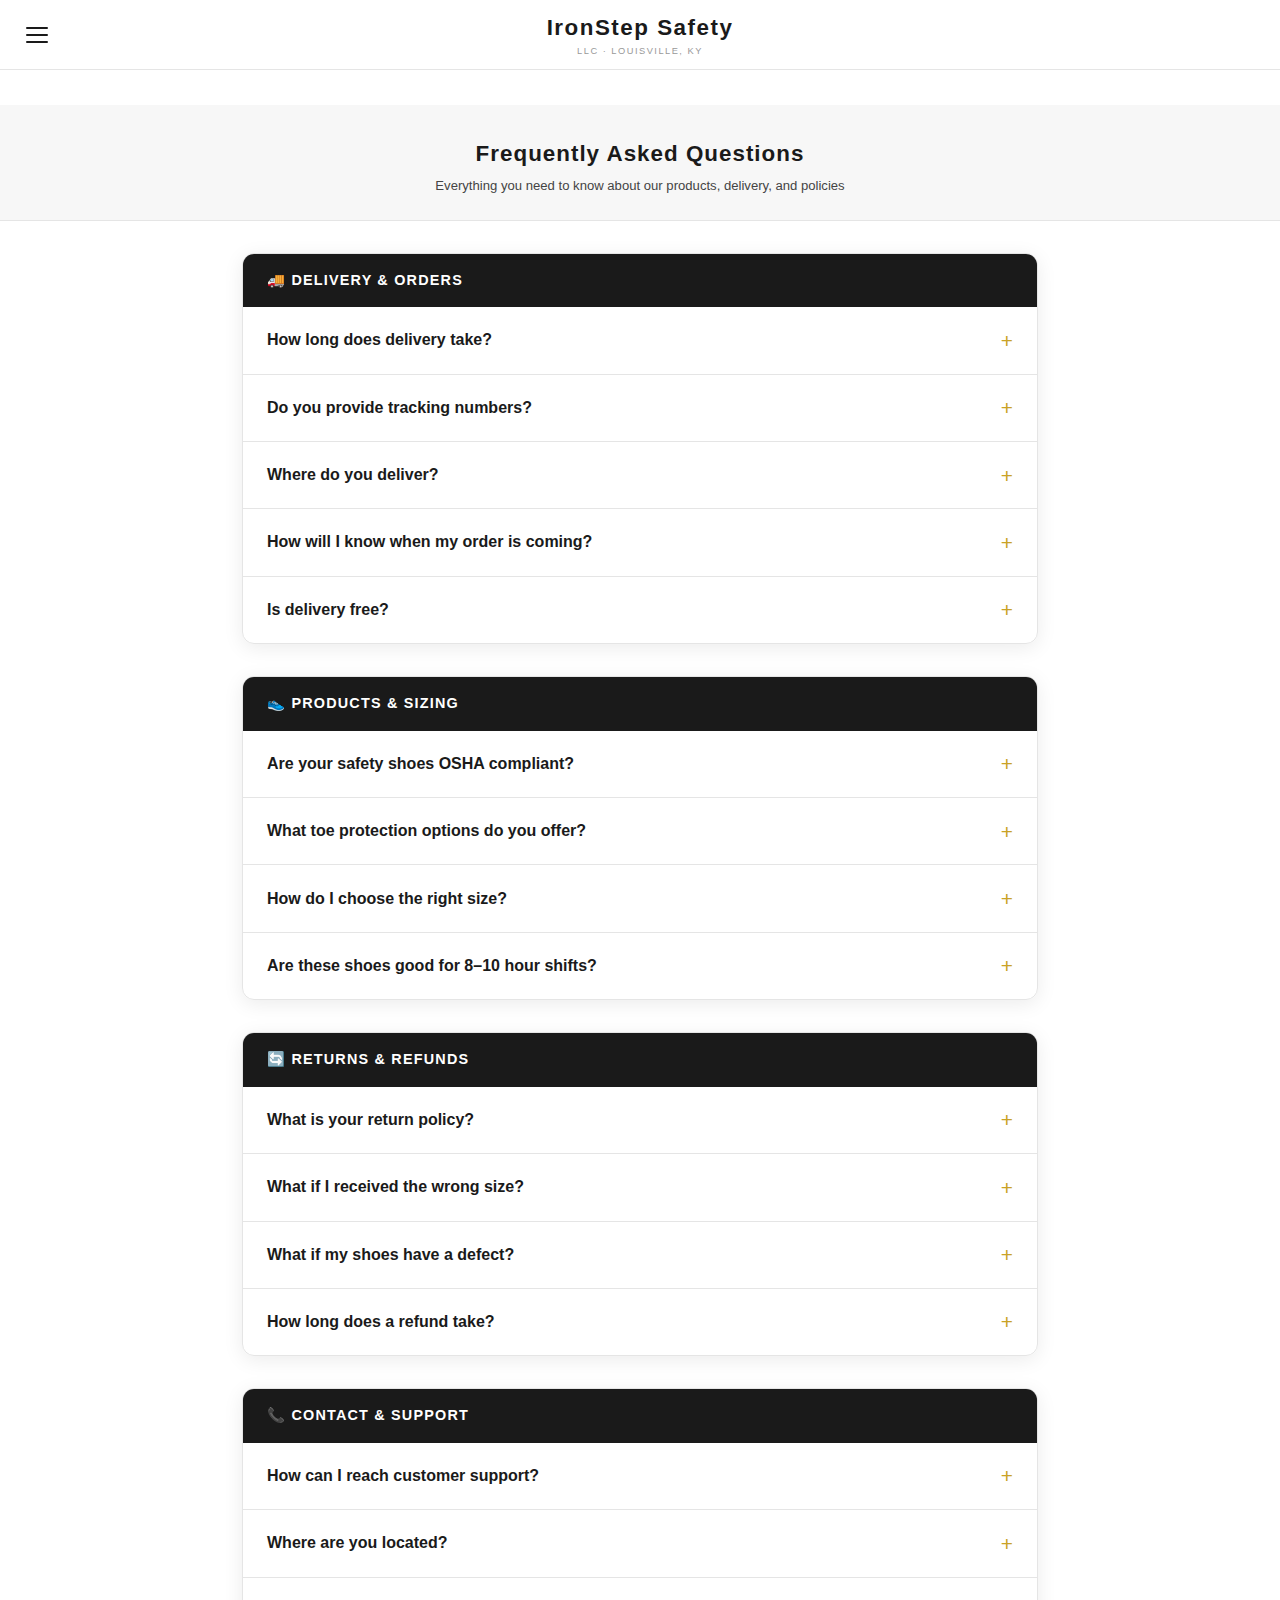
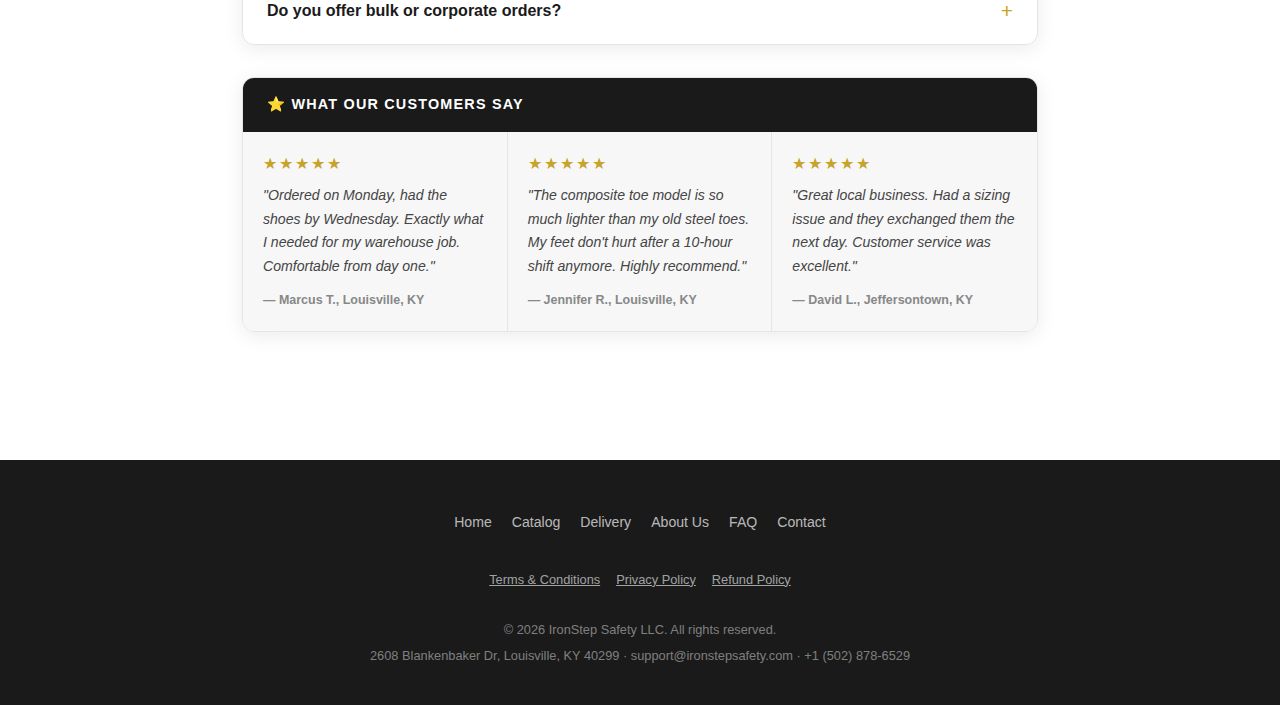
<file: faq.html>
<!DOCTYPE html>
<html lang="en">
<head>
    <meta charset="UTF-8">
    <meta name="viewport" content="width=device-width, initial-scale=1.0, maximum-scale=5.0">
    <meta name="theme-color" content="#1a1a1a">
    <meta name="description" content="Frequently Asked Questions – IronStep Safety LLC. Delivery, sizing, returns, and safety standards. Louisville, KY.">
    <title>FAQ – IronStep Safety LLC | Louisville, KY</title>
    <link rel="stylesheet" href="style.css">
</head>
<body>

    <!-- SHIPPING BANNER -->
    <div class="shipping-banner">
        📦 Local Delivery Louisville, KY · <span>3–7 business days · Free delivery over $75 · 30-day returns</span>
    </div>

    <!-- OVERLAY -->
    <div class="overlay" id="overlay"></div>

    <!-- SIDE MENU -->
    <div class="side-menu" id="sideMenu" role="navigation" aria-label="Main menu">
        <div class="side-menu-inner">
            <button class="side-menu-close" id="sideMenuClose" aria-label="Close menu">✕</button>
            <h3>Menu</h3>
            <ul>
                <li><a href="index.html#home">Home</a></li>
                <li><a href="catalogo.html">Catalog</a></li>
                <li><a href="index.html#delivery">Delivery</a></li>
                <li><a href="about.html">About Us</a></li>
                <li><a href="faq.html">FAQ</a></li>
                <li><a href="index.html#contact">Contact</a></li>
                <li><a href="terms.html">Terms &amp; Conditions</a></li>
                <li><a href="privacy.html">Privacy Policy</a></li>
                <li><a href="refund.html">Refund Policy</a></li>
            </ul>
        </div>
    </div>

    <!-- HEADER -->
    <header>
        <nav>
            <div class="menu-left">
                <button class="menu-toggle" id="menuToggle" aria-label="Open menu" aria-expanded="false" aria-controls="sideMenu">
                    <span></span><span></span><span></span>
                </button>
            </div>
            <div class="logo-center">
                <div class="logo-text"><a href="index.html" style="text-decoration:none;color:inherit;">IronStep Safety</a></div>
                <div class="logo-subtitle">LLC · Louisville, KY</div>
            </div>
            <div class="nav-right"></div>
        </nav>
    </header>

    <!-- PAGE BODY -->
    <div class="page-body">

        <!-- PAGE HEADER -->
        <div class="catalog-header">
            <h1>Frequently Asked Questions</h1>
            <p>Everything you need to know about our products, delivery, and policies</p>
        </div>

        <div class="faq-wrap">

            <!-- DELIVERY -->
            <div class="faq-section">
                <h2 class="faq-category">🚚 Delivery &amp; Orders</h2>

                <div class="faq-item">
                    <h3>How long does delivery take?</h3>
                    <p>All orders are delivered within <strong>3–7 business days</strong> from the date of purchase. Our local delivery team serves Louisville, KY and surrounding areas directly.</p>
                </div>

                <div class="faq-item">
                    <h3>Do you provide tracking numbers?</h3>
                    <p>Because deliveries are completed directly by our internal local delivery team — not through a national carrier — real-time tracking numbers are not issued. Once your order is scheduled for delivery, you will receive a confirmation by email or text message. If you have questions about your order status at any time, call or email us directly at +1 (502) 878-6529 or support@ironstepsafety.com.</p>
                </div>

                <div class="faq-item">
                    <h3>Where do you deliver?</h3>
                    <p>We deliver exclusively within Louisville, KY and immediately surrounding areas. Our service area covers the greater Louisville metro. If you are unsure whether your address falls within our delivery area, contact us before placing your order.</p>
                </div>

                <div class="faq-item">
                    <h3>How will I know when my order is coming?</h3>
                    <p>Once your order is scheduled for delivery, our team will send you a confirmation by email or text message. You can also call us Mon–Fri 8 AM–5 PM ET at +1 (502) 878-6529 for a status update at any time.</p>
                </div>

                <div class="faq-item">
                    <h3>Is delivery free?</h3>
                    <p>Yes — delivery is free on all orders over $75 within our local service area. For orders under $75, a standard local delivery fee applies.</p>
                </div>
            </div>

            <!-- PRODUCTS -->
            <div class="faq-section">
                <h2 class="faq-category">👟 Products &amp; Sizing</h2>

                <div class="faq-item">
                    <h3>Are your safety shoes OSHA compliant?</h3>
                    <p>Yes. All footwear in our catalog is designed to meet ASTM F2413-18 safety standards, which is the current standard for protective footwear recognized by OSHA for workplace use. Options include steel toe, composite toe, and aluminum toe protection.</p>
                </div>

                <div class="faq-item">
                    <h3>What toe protection options do you offer?</h3>
                    <p>We carry three types of toe protection: <strong>steel toe</strong> (maximum impact and compression resistance), <strong>composite toe</strong> (lightweight, non-metallic, anti-static), and <strong>aluminum toe</strong> (lighter than steel while maintaining full protection). Each product page specifies the type clearly.</p>
                </div>

                <div class="faq-item">
                    <h3>How do I choose the right size?</h3>
                    <p>All sizes listed are US sizing. Women's products are labeled in women's sizing; unisex products use men's sizing. If you are between sizes, we generally recommend sizing up for safety footwear to allow for thicker socks and all-day comfort. For sizing questions, contact us at support@ironstepsafety.com and we'll help you choose.</p>
                </div>

                <div class="faq-item">
                    <h3>Are these shoes good for 8–10 hour shifts?</h3>
                    <p>Yes. All models in our catalog are selected specifically for extended wear comfort. Features like dual-density midsoles, memory foam insoles, and wide toe boxes are designed to reduce fatigue during long shifts in warehouse, logistics, and industrial environments.</p>
                </div>
            </div>

            <!-- RETURNS -->
            <div class="faq-section">
                <h2 class="faq-category">🔄 Returns &amp; Refunds</h2>

                <div class="faq-item">
                    <h3>What is your return policy?</h3>
                    <p>We accept returns on <strong>unworn items within 30 days</strong> of delivery. Items must be in original packaging with tags attached. To start a return, email us at support@ironstepsafety.com with your order reference and we will guide you through the process.</p>
                </div>

                <div class="faq-item">
                    <h3>What if I received the wrong size?</h3>
                    <p>Size exchanges are accepted within 30 days of delivery, subject to availability. There is no additional delivery charge on the first size exchange per order. Contact us within 24 hours of delivery and we will arrange the exchange quickly.</p>
                </div>

                <div class="faq-item">
                    <h3>What if my shoes have a defect?</h3>
                    <p>Manufacturing defects are covered for <strong>90 days</strong> from the date of delivery. Send photos and your order reference to support@ironstepsafety.com and we will replace or refund the item at no charge.</p>
                </div>

                <div class="faq-item">
                    <h3>How long does a refund take?</h3>
                    <p>Approved refunds are processed within <strong>5–7 business days</strong> of receiving the returned item and are issued to the original payment method.</p>
                </div>
            </div>

            <!-- CONTACT -->
            <div class="faq-section">
                <h2 class="faq-category">📞 Contact &amp; Support</h2>

                <div class="faq-item">
                    <h3>How can I reach customer support?</h3>
                    <p>You can reach us by phone at <a href="tel:+15028786529">+1 (502) 878-6529</a> or by email at <a href="mailto:support@ironstepsafety.com">support@ironstepsafety.com</a>. We are available Monday through Friday, 8:00 AM – 5:00 PM ET. We respond to all inquiries within the same business day.</p>
                </div>

                <div class="faq-item">
                    <h3>Where are you located?</h3>
                    <p>IronStep Safety LLC is located at <strong>2608 Blankenbaker Dr, Louisville, KY 40299</strong>. We are a locally owned business serving the Louisville metro area.</p>
                </div>

                <div class="faq-item">
                    <h3>Do you offer bulk or corporate orders?</h3>
                    <p>Yes. For bulk orders for warehouses, logistics companies, or industrial teams, contact us directly at support@ironstepsafety.com and we will work out a custom arrangement.</p>
                </div>
            </div>

            <!-- TESTIMONIALS -->
            <div class="faq-section">
                <h2 class="faq-category">⭐ What Our Customers Say</h2>
                <div class="testimonial-grid">
                    <div class="testimonial-card">
                        <div class="testimonial-stars">★★★★★</div>
                        <p>"Ordered on Monday, had the shoes by Wednesday. Exactly what I needed for my warehouse job. Comfortable from day one."</p>
                        <span class="testimonial-name">— Marcus T., Louisville, KY</span>
                    </div>
                    <div class="testimonial-card">
                        <div class="testimonial-stars">★★★★★</div>
                        <p>"The composite toe model is so much lighter than my old steel toes. My feet don't hurt after a 10-hour shift anymore. Highly recommend."</p>
                        <span class="testimonial-name">— Jennifer R., Louisville, KY</span>
                    </div>
                    <div class="testimonial-card">
                        <div class="testimonial-stars">★★★★★</div>
                        <p>"Great local business. Had a sizing issue and they exchanged them the next day. Customer service was excellent."</p>
                        <span class="testimonial-name">— David L., Jeffersontown, KY</span>
                    </div>
                </div>
            </div>

        </div><!-- /faq-wrap -->

    </div><!-- /page-body -->

    <!-- FOOTER -->
    <footer>
        <div class="footer-links">
            <a href="index.html">Home</a>
            <a href="catalogo.html">Catalog</a>
            <a href="index.html#delivery">Delivery</a>
            <a href="about.html">About Us</a>
            <a href="faq.html">FAQ</a>
            <a href="index.html#contact">Contact</a>
        </div>
        <div class="footer-legal-links">
            <a href="terms.html">Terms &amp; Conditions</a>
            <a href="privacy.html">Privacy Policy</a>
            <a href="refund.html">Refund Policy</a>
        </div>
        <p>&copy; 2026 IronStep Safety LLC. All rights reserved.</p>
        <p>2608 Blankenbaker Dr, Louisville, KY 40299 · support@ironstepsafety.com · +1 (502) 878-6529</p>
    </footer>

    <script>
    (function() {
        'use strict';
        var _scrollY = 0;
        function lockScroll() { _scrollY = window.scrollY; document.body.style.top = '-' + _scrollY + 'px'; document.body.style.position = 'fixed'; document.body.style.width = '100%'; document.body.style.overflowY = 'scroll'; }
        function unlockScroll() { document.body.style.position = ''; document.body.style.top = ''; document.body.style.width = ''; document.body.style.overflowY = ''; window.scrollTo(0, _scrollY); }
        var toggle = document.getElementById('menuToggle');
        var sideMenu = document.getElementById('sideMenu');
        var overlay = document.getElementById('overlay');
        var closeBtn = document.getElementById('sideMenuClose');
        var isOpen = false;
        function openMenu() { isOpen = true; lockScroll(); sideMenu.classList.add('active'); overlay.classList.add('active'); toggle.classList.add('active'); toggle.setAttribute('aria-expanded', 'true'); }
        function closeMenu() { isOpen = false; sideMenu.classList.remove('active'); overlay.classList.remove('active'); toggle.classList.remove('active'); toggle.setAttribute('aria-expanded', 'false'); unlockScroll(); }
        toggle.addEventListener('click', function(e) { e.stopPropagation(); isOpen ? closeMenu() : openMenu(); });
        closeBtn.addEventListener('click', closeMenu);
        overlay.addEventListener('click', closeMenu);
        sideMenu.querySelectorAll('a').forEach(function(link) { link.addEventListener('click', function() { closeMenu(); }); });
        document.addEventListener('keydown', function(e) { if (e.key === 'Escape' && isOpen) closeMenu(); });

        // FAQ accordion
        document.querySelectorAll('.faq-item h3').forEach(function(h3) {
            h3.style.cursor = 'pointer';
            h3.addEventListener('click', function() {
                var item = h3.parentElement;
                var isActive = item.classList.contains('open');
                document.querySelectorAll('.faq-item').forEach(function(i) { i.classList.remove('open'); });
                if (!isActive) item.classList.add('open');
            });
        });
    })();
    </script>

</body>
</html>
</file>
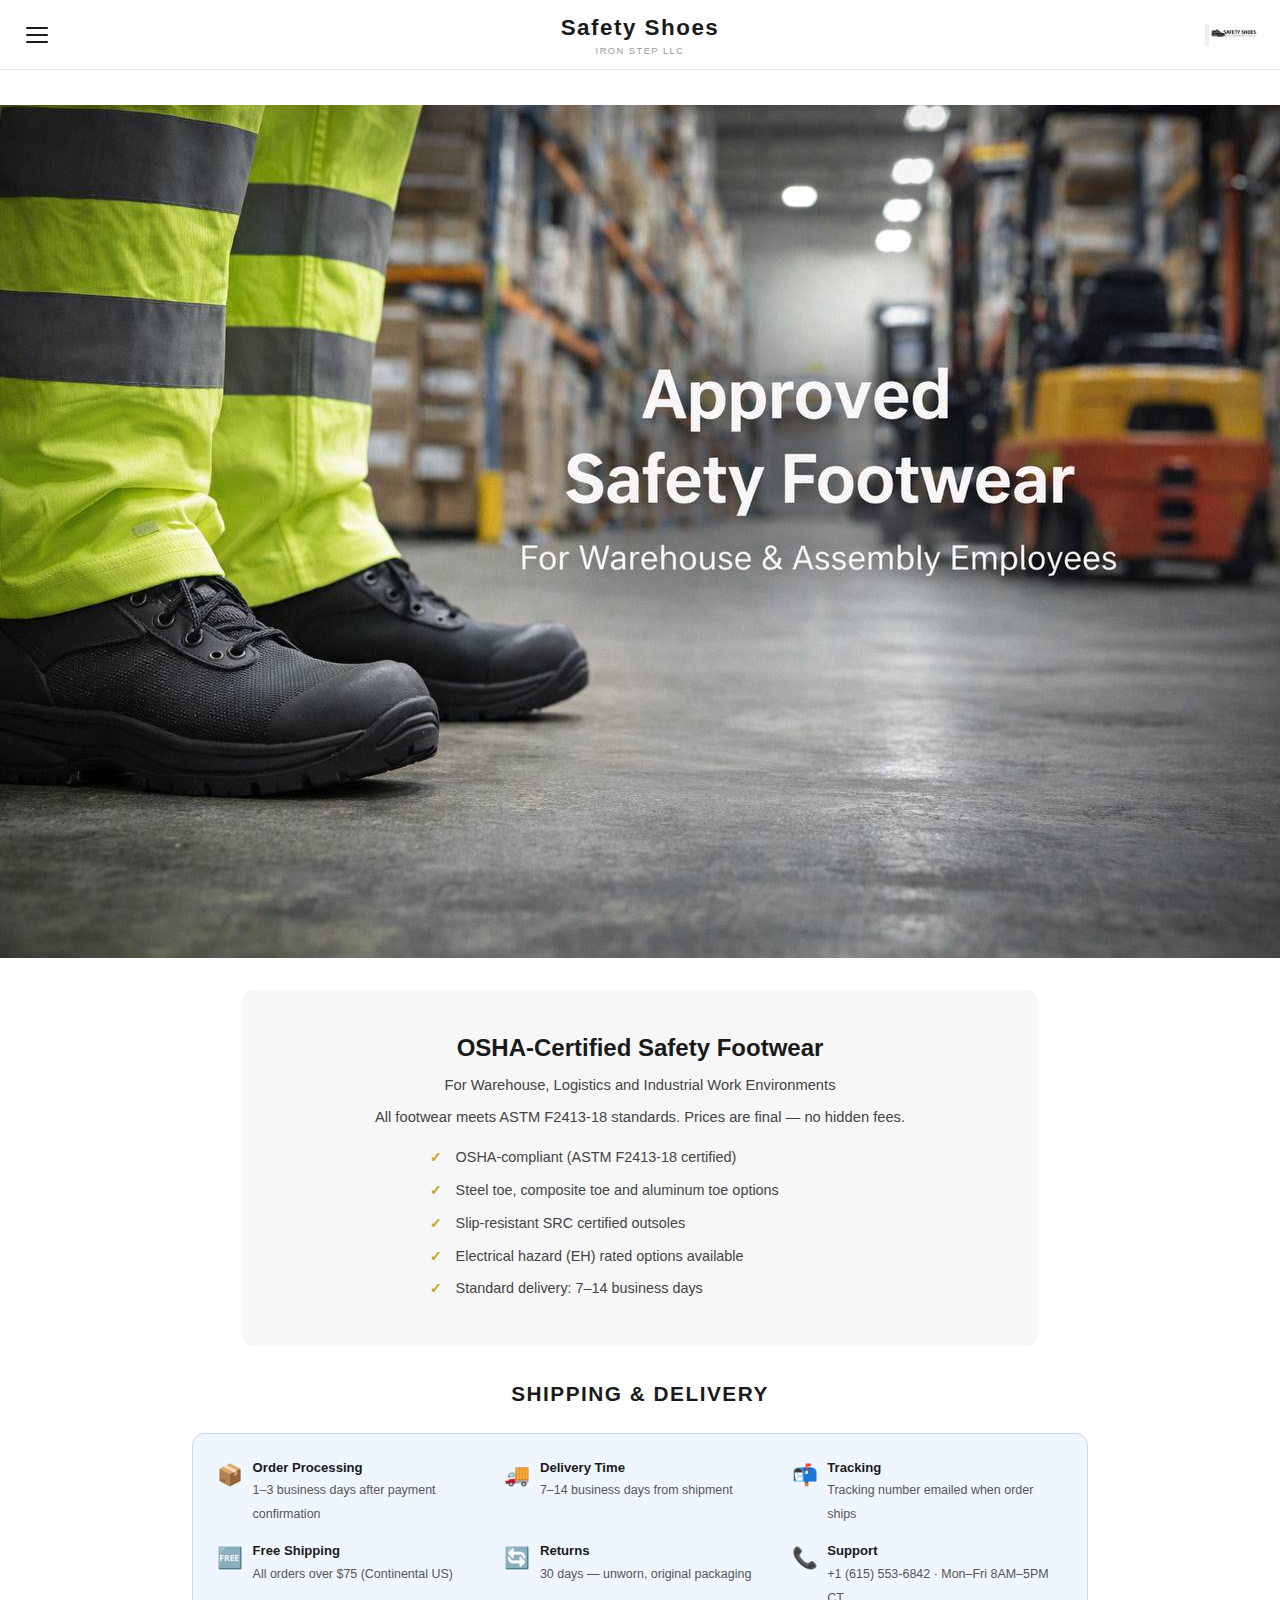
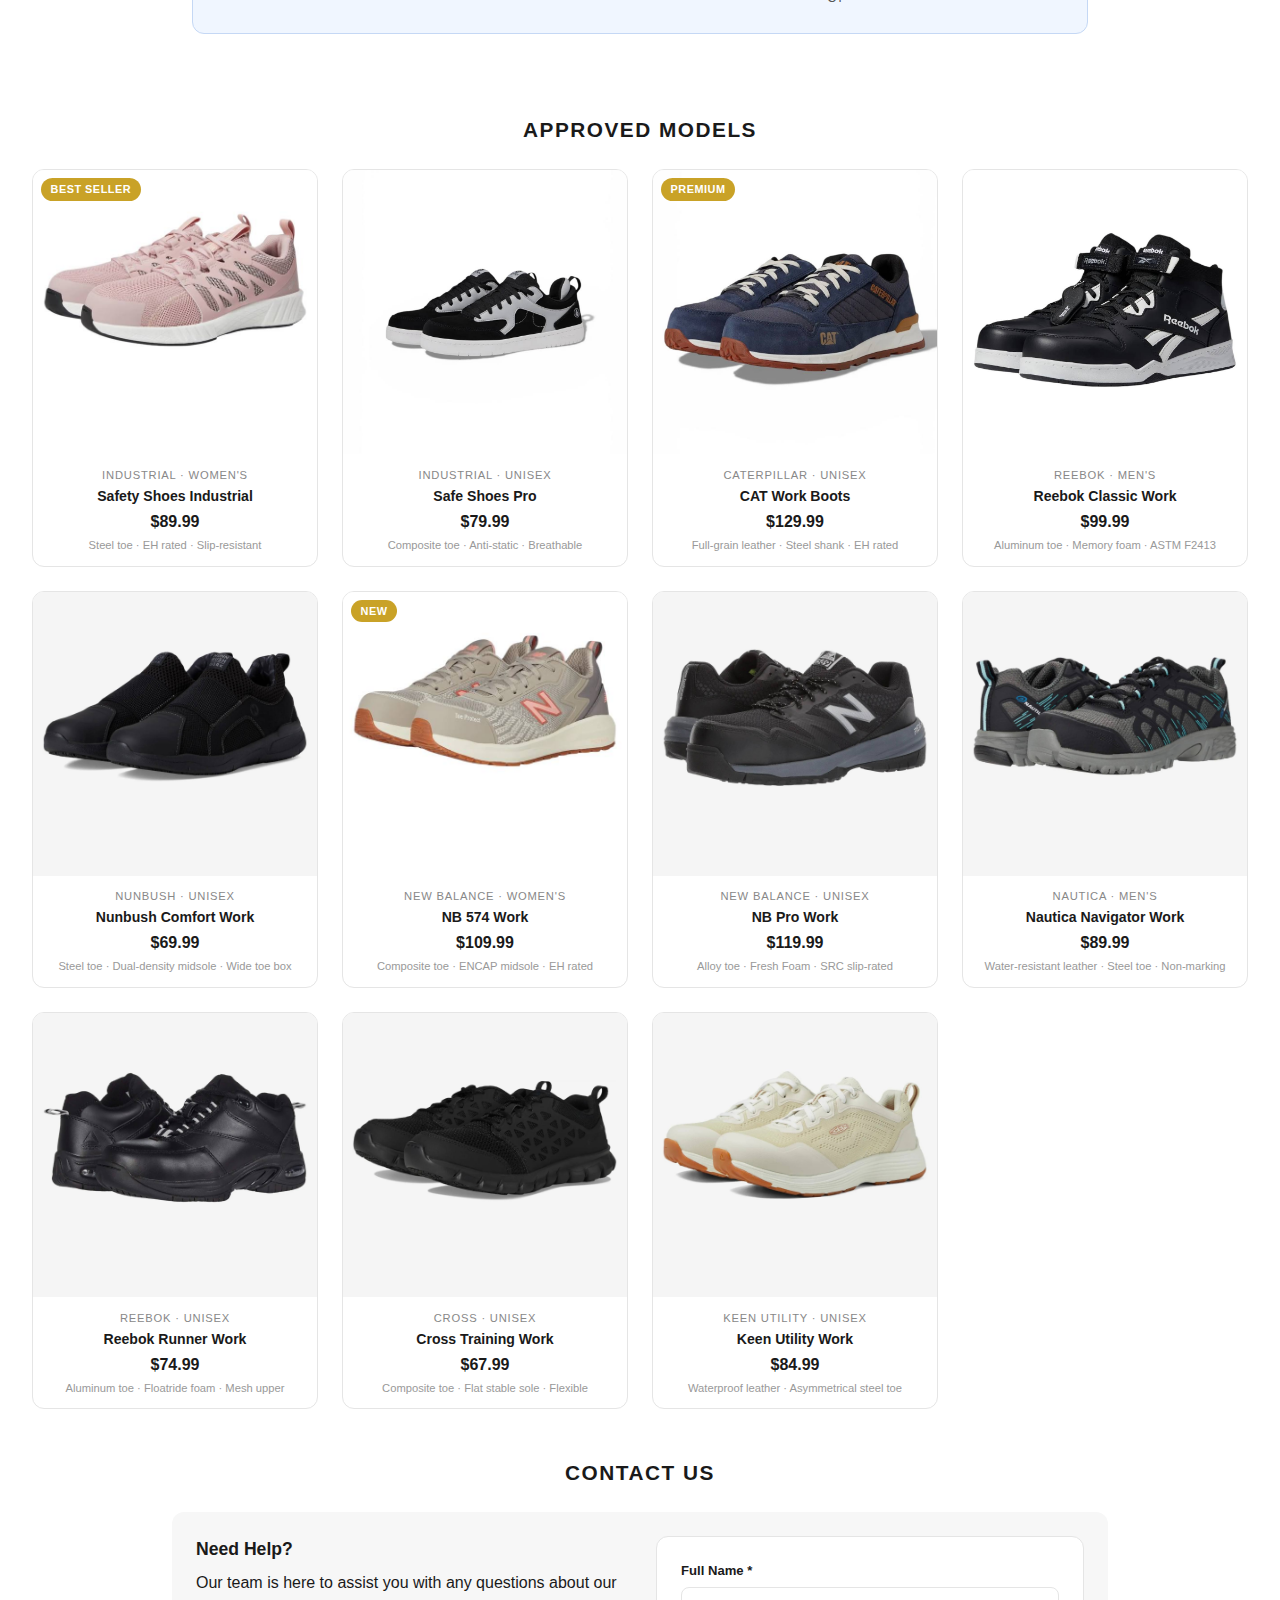
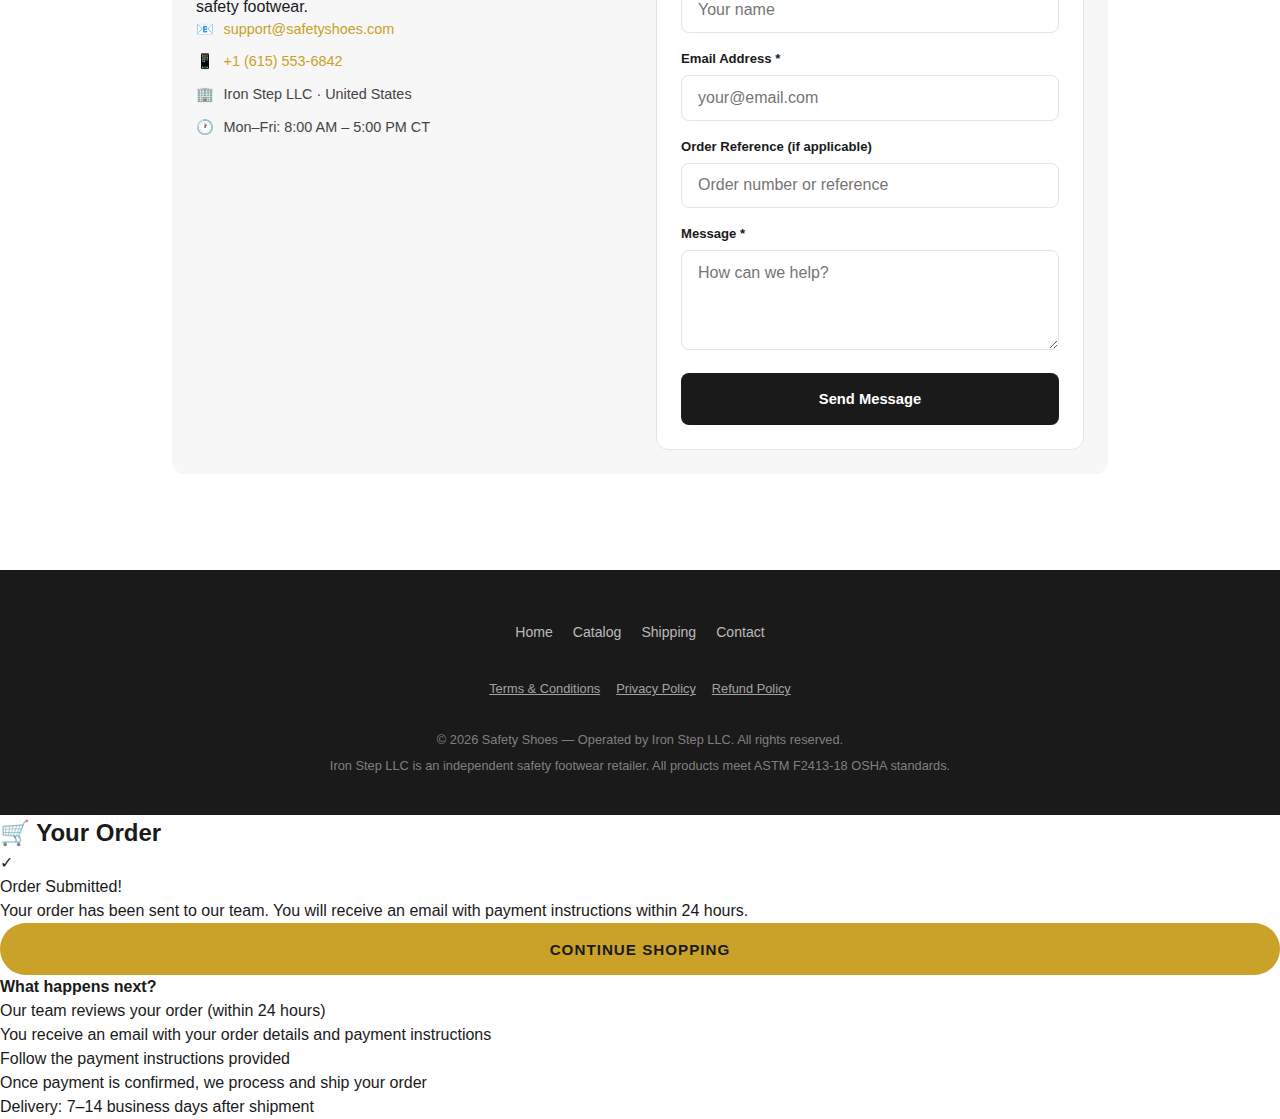
<file: inde.html>
<!DOCTYPE html>
<html lang="en">
<head>
    <meta charset="UTF-8">
    <meta name="viewport" content="width=device-width, initial-scale=1.0, maximum-scale=5.0">
    <meta name="theme-color" content="#1a1a1a">
    <meta name="description" content="OSHA-certified safety footwear for warehouse, logistics and industrial environments. Steel toe, composite toe and aluminum toe options. Ships in 7–14 business days.">
    <title>Safety Shoes – OSHA-Certified Footwear | Iron Step LLC</title>
    <link rel="stylesheet" href="style.css">
</head>
<body>

    <!-- SHIPPING BANNER -->
    <div class="shipping-banner">
        📦 Delivery in 7–14 business days &nbsp;·&nbsp; <span>Free shipping over $75 &nbsp;·&nbsp; 30-day returns</span>
    </div>

    <!-- OVERLAY -->
    <div class="overlay" id="overlay"></div>

    <!-- SIDE MENU -->
    <div class="side-menu" id="sideMenu" role="navigation" aria-label="Main menu">
        <div class="side-menu-inner">
            <button class="side-menu-close" id="sideMenuClose" aria-label="Close menu">✕</button>
            <h3>Menu</h3>
            <ul>
                <li><a href="index.html">Home</a></li>
                <li><a href="catalogo.html">Catalog</a></li>
                <li><a href="#shipping">Shipping &amp; Delivery</a></li>
                <li><a href="#contact">Contact</a></li>
                <li><a href="#" data-modal="termsModal">Terms &amp; Conditions</a></li>
                <li><a href="#" data-modal="privacyModal">Privacy Policy</a></li>
                <li><a href="#" data-modal="refundModal">Refund Policy</a></li>
            </ul>
        </div>
    </div>

    <!-- HEADER -->
    <header>
        <nav>
            <div class="menu-left">
                <button class="menu-toggle" id="menuToggle" aria-label="Open menu" aria-expanded="false" aria-controls="sideMenu">
                    <span></span>
                    <span></span>
                    <span></span>
                </button>
            </div>
            <div class="logo-center">
                <div class="logo-text">Safety Shoes</div>
                <div class="logo-subtitle">Iron Step LLC</div>
            </div>
            <div class="nav-right">
                <button class="cart-btn-header" id="cartBtnHeader" aria-label="View cart" onclick="openCartModal()">
                    <svg viewBox="0 0 24 24" fill="none" stroke="currentColor" stroke-width="2" stroke-linecap="round" stroke-linejoin="round">
                        <circle cx="9" cy="21" r="1"></circle>
                        <circle cx="20" cy="21" r="1"></circle>
                        <path d="M1 1h4l2.68 13.39a2 2 0 0 0 2 1.61h9.72a2 2 0 0 0 2-1.61L23 6H6"></path>
                    </svg>
                    <span class="cart-count" id="cartCount" style="display:none">0</span>
                </button>
                <img src="loguito.jpg" alt="Safety Shoes – Iron Step LLC" width="44" height="44">
            </div>
        </nav>
    </header>

    <!-- PAGE BODY -->
    <div class="page-body">

        <!-- HERO -->
        <section id="home">
            <img src="logo.jpg" alt="Safety Shoes – OSHA-Certified Industrial Footwear by Iron Step LLC" class="hero-img">
        </section>

        <!-- INFO BOX -->
        <div class="info-section">
            <div class="info-box">
                <h2>OSHA-Certified Safety Footwear</h2>
                <p>For Warehouse, Logistics and Industrial Work Environments</p>
                <p>All footwear meets ASTM F2413-18 standards. Prices are final — no hidden fees.</p>
                <ul>
                    <li>OSHA-compliant (ASTM F2413-18 certified)</li>
                    <li>Steel toe, composite toe and aluminum toe options</li>
                    <li>Slip-resistant SRC certified outsoles</li>
                    <li>Electrical hazard (EH) rated options available</li>
                    <li>Standard delivery: 7–14 business days</li>
                </ul>
            </div>
        </div>

        <!-- SHIPPING & DELIVERY -->
        <section id="shipping" class="shipping-section-wrap">
            <h2 class="section-title">Shipping &amp; Delivery</h2>
            <div class="shipping-info-box">
                <div class="shipping-grid">
                    <div class="shipping-item">
                        <span class="s-icon">📦</span>
                        <div>
                            <strong>Order Processing</strong>
                            <small>1–3 business days after payment confirmation</small>
                        </div>
                    </div>
                    <div class="shipping-item">
                        <span class="s-icon">🚚</span>
                        <div>
                            <strong>Delivery Time</strong>
                            <small>7–14 business days from shipment</small>
                        </div>
                    </div>
                    <div class="shipping-item">
                        <span class="s-icon">📬</span>
                        <div>
                            <strong>Tracking</strong>
                            <small>Tracking number emailed when order ships</small>
                        </div>
                    </div>
                    <div class="shipping-item">
                        <span class="s-icon">🆓</span>
                        <div>
                            <strong>Free Shipping</strong>
                            <small>All orders over $75 (Continental US)</small>
                        </div>
                    </div>
                    <div class="shipping-item">
                        <span class="s-icon">🔄</span>
                        <div>
                            <strong>Returns</strong>
                            <small>30 days — unworn, original packaging</small>
                        </div>
                    </div>
                    <div class="shipping-item">
                        <span class="s-icon">📞</span>
                        <div>
                            <strong>Support</strong>
                            <small>+1 (615) 553-6842 · Mon–Fri 8AM–5PM CT</small>
                        </div>
                    </div>
                </div>
            </div>
        </section>

        <!-- FEATURED PRODUCTS -->
        <section class="products-section" id="featured">
            <h2 class="section-title">Approved Models</h2>
            <div class="products-grid">

                <a class="product-card" href="catalogo.html#producto-1">
                    <div class="product-image-container">
                        <span class="product-badge">Best Seller</span>
                        <img src="safetyshoes1.jpg" alt="Safety Shoes Industrial Women's – Steel Toe" class="product-image" loading="lazy">
                    </div>
                    <div class="product-info">
                        <div class="product-brand">Industrial · Women's</div>
                        <div class="product-name">Safety Shoes Industrial</div>
                        <div class="product-price">$89.99</div>
                        <div class="product-spec">Steel toe · EH rated · Slip-resistant</div>
                    </div>
                </a>

                <a class="product-card" href="catalogo.html#producto-2">
                    <div class="product-image-container">
                        <img src="safeshoes1.jpg" alt="Safe Shoes Pro Unisex – Composite Toe" class="product-image" loading="lazy">
                    </div>
                    <div class="product-info">
                        <div class="product-brand">Industrial · Unisex</div>
                        <div class="product-name">Safe Shoes Pro</div>
                        <div class="product-price">$79.99</div>
                        <div class="product-spec">Composite toe · Anti-static · Breathable</div>
                    </div>
                </a>

                <a class="product-card" href="catalogo.html#producto-3">
                    <div class="product-image-container">
                        <span class="product-badge">Premium</span>
                        <img src="foto1cat.jpg" alt="CAT Work Boots Unisex – Full-Grain Leather" class="product-image" loading="lazy">
                    </div>
                    <div class="product-info">
                        <div class="product-brand">Caterpillar · Unisex</div>
                        <div class="product-name">CAT Work Boots</div>
                        <div class="product-price">$129.99</div>
                        <div class="product-spec">Full-grain leather · Steel shank · EH rated</div>
                    </div>
                </a>

                <a class="product-card" href="catalogo.html#producto-4">
                    <div class="product-image-container">
                        <img src="foto1reeb.jpg" alt="Reebok Classic Work Men's – Aluminum Toe" class="product-image" loading="lazy">
                    </div>
                    <div class="product-info">
                        <div class="product-brand">Reebok · Men's</div>
                        <div class="product-name">Reebok Classic Work</div>
                        <div class="product-price">$99.99</div>
                        <div class="product-spec">Aluminum toe · Memory foam · ASTM F2413</div>
                    </div>
                </a>

                <a class="product-card" href="catalogo.html#producto-5">
                    <div class="product-image-container">
                        <img src="nunbush1.jpg" alt="Nunbush Comfort Work Unisex – Steel Toe Wide" class="product-image" loading="lazy">
                    </div>
                    <div class="product-info">
                        <div class="product-brand">Nunbush · Unisex</div>
                        <div class="product-name">Nunbush Comfort Work</div>
                        <div class="product-price">$69.99</div>
                        <div class="product-spec">Steel toe · Dual-density midsole · Wide toe box</div>
                    </div>
                </a>

                <a class="product-card" href="catalogo.html#producto-6">
                    <div class="product-image-container">
                        <span class="product-badge">New</span>
                        <img src="newbalance1.jpg" alt="New Balance NB 574 Work Women's – Composite Toe" class="product-image" loading="lazy">
                    </div>
                    <div class="product-info">
                        <div class="product-brand">New Balance · Women's</div>
                        <div class="product-name">NB 574 Work</div>
                        <div class="product-price">$109.99</div>
                        <div class="product-spec">Composite toe · ENCAP midsole · EH rated</div>
                    </div>
                </a>

                <a class="product-card" href="catalogo.html#producto-7">
                    <div class="product-image-container">
                        <img src="newbalance4.jpg" alt="New Balance NB Pro Work Unisex – Alloy Toe" class="product-image" loading="lazy">
                    </div>
                    <div class="product-info">
                        <div class="product-brand">New Balance · Unisex</div>
                        <div class="product-name">NB Pro Work</div>
                        <div class="product-price">$119.99</div>
                        <div class="product-spec">Alloy toe · Fresh Foam · SRC slip-rated</div>
                    </div>
                </a>

                <a class="product-card" href="catalogo.html#producto-8">
                    <div class="product-image-container">
                        <img src="nautica1.jpg" alt="Nautica Navigator Work Men's – Water-Resistant Steel Toe" class="product-image" loading="lazy">
                    </div>
                    <div class="product-info">
                        <div class="product-brand">Nautica · Men's</div>
                        <div class="product-name">Nautica Navigator Work</div>
                        <div class="product-price">$89.99</div>
                        <div class="product-spec">Water-resistant leather · Steel toe · Non-marking</div>
                    </div>
                </a>

                <a class="product-card" href="catalogo.html#producto-9">
                    <div class="product-image-container">
                        <img src="reebok1.jpg" alt="Reebok Runner Work Unisex – Aluminum Toe Floatride" class="product-image" loading="lazy">
                    </div>
                    <div class="product-info">
                        <div class="product-brand">Reebok · Unisex</div>
                        <div class="product-name">Reebok Runner Work</div>
                        <div class="product-price">$74.99</div>
                        <div class="product-spec">Aluminum toe · Floatride foam · Mesh upper</div>
                    </div>
                </a>

                <a class="product-card" href="catalogo.html#producto-10">
                    <div class="product-image-container">
                        <img src="cross1.jpg" alt="Cross Training Work Unisex – Composite Toe" class="product-image" loading="lazy">
                    </div>
                    <div class="product-info">
                        <div class="product-brand">Cross · Unisex</div>
                        <div class="product-name">Cross Training Work</div>
                        <div class="product-price">$67.99</div>
                        <div class="product-spec">Composite toe · Flat stable sole · Flexible</div>
                    </div>
                </a>

                <a class="product-card" href="catalogo.html#producto-11">
                    <div class="product-image-container">
                        <img src="keen1.jpg" alt="Keen Utility Work Unisex – Waterproof Steel Toe" class="product-image" loading="lazy">
                    </div>
                    <div class="product-info">
                        <div class="product-brand">Keen Utility · Unisex</div>
                        <div class="product-name">Keen Utility Work</div>
                        <div class="product-price">$84.99</div>
                        <div class="product-spec">Waterproof leather · Asymmetrical steel toe</div>
                    </div>
                </a>

            </div>
        </section>

        <!-- CONTACT -->
        <section id="contact" class="contact-wrap">
            <h2 class="section-title">Contact Us</h2>
            <div class="contact-box">
                <div class="contact-inner">
                    <div class="contact-info-col">
                        <h3>Need Help?</h3>
                        <p>Our team is here to assist you with any questions about our safety footwear.</p>
                        <div class="contact-item">
                            <span>📧</span>
                            <a href="mailto:support@safetyshoes.com">support@safetyshoes.com</a>
                        </div>
                        <div class="contact-item">
                            <span>📱</span>
                            <a href="tel:+16155536842">+1 (615) 553-6842</a>
                        </div>
                        <div class="contact-item">
                            <span>🏢</span>
                            <span>Iron Step LLC · United States</span>
                        </div>
                        <div class="contact-item">
                            <span>🕐</span>
                            <span>Mon–Fri: 8:00 AM – 5:00 PM CT</span>
                        </div>
                    </div>
                    <div class="contact-form-box">
                        <form id="contactForm">
                            <div class="form-group">
                                <label for="cf-name">Full Name *</label>
                                <input type="text" id="cf-name" placeholder="Your name" required autocomplete="name">
                            </div>
                            <div class="form-group">
                                <label for="cf-email">Email Address *</label>
                                <input type="email" id="cf-email" placeholder="your@email.com" required autocomplete="email">
                            </div>
                            <div class="form-group">
                                <label for="cf-order">Order Reference (if applicable)</label>
                                <input type="text" id="cf-order" placeholder="Order number or reference">
                            </div>
                            <div class="form-group">
                                <label for="cf-message">Message *</label>
                                <textarea id="cf-message" placeholder="How can we help?" required></textarea>
                            </div>
                            <button type="submit" class="btn-add">Send Message</button>
                        </form>
                    </div>
                </div>
            </div>
        </section>

    </div><!-- /page-body -->

    <!-- FOOTER -->
    <footer>
        <div class="footer-links">
            <a href="index.html">Home</a>
            <a href="catalogo.html">Catalog</a>
            <a href="#shipping">Shipping</a>
            <a href="#contact">Contact</a>
        </div>
        <div class="footer-legal-links">
            <a href="#" data-modal="termsModal">Terms &amp; Conditions</a>
            <a href="#" data-modal="privacyModal">Privacy Policy</a>
            <a href="#" data-modal="refundModal">Refund Policy</a>
        </div>
        <p>&copy; 2026 Safety Shoes &mdash; Operated by Iron Step LLC. All rights reserved.</p>
        <p>Iron Step LLC is an independent safety footwear retailer. All products meet ASTM F2413-18 OSHA standards.</p>
    </footer>

    <!-- ===== MODALS ===== -->

    <div class="modal-overlay" id="termsModal" role="dialog" aria-modal="true" aria-label="Terms and Conditions">
        <div class="modal-box">
            <div class="modal-handle"></div>
            <button class="modal-close" data-close="termsModal" aria-label="Close">✕</button>
            <h2>Terms &amp; Conditions</h2>
            <p><strong>Iron Step LLC — Safety Shoes</strong><br>Last updated: January 2026</p>
            <h3>Company Information</h3>
            <p>Safety Shoes is operated by Iron Step LLC, registered in the United States. Contact: support@safetyshoes.com | +1 (615) 553-6842.</p>
            <h3>Products</h3>
            <ul>
                <li>All footwear meets ASTM F2413-18 OSHA safety standards.</li>
                <li>Prices are in USD and are final at the time of purchase. No hidden fees.</li>
                <li>Product images are representative; minor color variations may occur.</li>
            </ul>
            <h3>OSHA Compliance</h3>
            <ul>
                <li>All models carry steel, composite, or aluminum toe protection.</li>
                <li>Slip-resistant SRC certified outsoles on all models.</li>
                <li>Electrical hazard (EH) rated options available.</li>
            </ul>
            <h3>Orders &amp; Payment</h3>
            <ul>
                <li>Orders processed within 1–3 business days after payment confirmation.</li>
                <li>Payment instructions sent via email after order submission.</li>
                <li>Order confirmation email sent after each successful submission.</li>
                <li>Bulk/corporate orders: support@safetyshoes.com.</li>
            </ul>
            <h3>Shipping &amp; Delivery</h3>
            <ul>
                <li>Orders ship within 1–3 business days of processing.</li>
                <li>Estimated delivery: <strong>7–14 business days</strong> from shipment (Continental US).</li>
                <li>Tracking number provided by email upon shipment.</li>
                <li>Free shipping on all orders over $75.</li>
                <li>Iron Step LLC is not liable for carrier delays beyond our control.</li>
            </ul>
            <h3>Limitation of Liability</h3>
            <p>Iron Step LLC's liability is limited to the purchase price of the product. We are not responsible for delays caused by carriers, force majeure, or incorrect addresses provided by the customer.</p>
            <h3>Governing Law</h3>
            <p>Governed by the laws of the State of Tennessee, United States.</p>
        </div>
    </div>

    <div class="modal-overlay" id="privacyModal" role="dialog" aria-modal="true" aria-label="Privacy Policy">
        <div class="modal-box">
            <div class="modal-handle"></div>
            <button class="modal-close" data-close="privacyModal" aria-label="Close">✕</button>
            <h2>Privacy Policy</h2>
            <p><strong>Iron Step LLC — Safety Shoes</strong><br>Last updated: January 2026</p>
            <h3>Information We Collect</h3>
            <ul>
                <li>Full name, email, and shipping address — for order processing and delivery.</li>
                <li>Phone number — for order updates if needed.</li>
                <li>Order reference — only if provided voluntarily.</li>
                <li>Purchase history and product selections.</li>
            </ul>
            <h3>How We Use Your Information</h3>
            <ul>
                <li>To process and fulfill your orders.</li>
                <li>To send shipping confirmation and tracking information.</li>
                <li>To handle returns, exchanges, and customer service.</li>
                <li>To comply with applicable legal obligations.</li>
            </ul>
            <h3>Data Sharing</h3>
            <ul>
                <li>We do <strong>not</strong> sell your personal data.</li>
                <li>Data shared only with shipping carriers to fulfill your order.</li>
            </ul>
            <h3>Data Retention &amp; Your Rights</h3>
            <p>Records retained up to 3 years. To request access, correction, or deletion: support@safetyshoes.com.</p>
            <h3>Cookies</h3>
            <p>Essential cookies only for basic functionality. No advertising or tracking cookies.</p>
            <h3>Contact</h3>
            <p>Iron Step LLC · support@safetyshoes.com · +1 (615) 553-6842</p>
        </div>
    </div>

    <div class="modal-overlay" id="refundModal" role="dialog" aria-modal="true" aria-label="Refund Policy">
        <div class="modal-box">
            <div class="modal-handle"></div>
            <button class="modal-close" data-close="refundModal" aria-label="Close">✕</button>
            <h2>Refund &amp; Return Policy</h2>
            <p><strong>Iron Step LLC — Safety Shoes</strong><br>Last updated: January 2026</p>
            <h3>Returns</h3>
            <ul>
                <li>Unworn items returnable within <strong>30 days</strong> of delivery.</li>
                <li>Must be in original, undamaged packaging with all tags attached.</li>
                <li>Worn items not eligible unless manufacturing defect is present.</li>
                <li>To start a return: support@safetyshoes.com with order number and reason.</li>
            </ul>
            <h3>Exchanges</h3>
            <ul>
                <li>Size exchanges accepted within 30 days of delivery, subject to availability.</li>
                <li>No additional shipping charge on the first size exchange per order.</li>
            </ul>
            <h3>Defective Items</h3>
            <ul>
                <li>Manufacturing defects covered for <strong>90 days</strong> from delivery date.</li>
                <li>Send photos + order number to support@safetyshoes.com. Defective items replaced or refunded at no charge.</li>
            </ul>
            <h3>Refund Process</h3>
            <ul>
                <li>Approved refunds processed within <strong>5–7 business days</strong> of receiving the return.</li>
                <li>Refunds issued to original payment method only.</li>
                <li>Original shipping fees non-refundable unless return is due to our error or defective product.</li>
            </ul>
            <h3>Contact</h3>
            <p>support@safetyshoes.com · +1 (615) 553-6842 · Mon–Fri 8 AM–5 PM CT</p>
        </div>
    </div>

    <!-- CART MODAL -->
    <div class="cart-modal-overlay" id="cartModal" role="dialog" aria-modal="true" aria-label="Shopping Cart">
        <div class="cart-modal-box">
            <div class="modal-handle"></div>
            <button class="modal-close" onclick="closeCartModal()" aria-label="Close cart">✕</button>
            
            <div id="cartContent">
                <h2>🛒 Your Order</h2>
                <div id="cartItems"></div>
                
                <div class="cart-total-section" id="cartTotalSection" style="display:none">
                    <div class="cart-total-row">
                        <span>Subtotal</span>
                        <span id="cartSubtotal">$0.00</span>
                    </div>
                    <div class="cart-total-row">
                        <span>Shipping</span>
                        <span id="cartShipping">Calculated after order</span>
                    </div>
                    <div class="cart-total-final">
                        <span>Total</span>
                        <span id="cartTotal">$0.00</span>
                    </div>
                </div>

                <div class="order-form-section" id="orderFormSection" style="display:none">
                    <div class="order-form-note">
                        <strong>📧 How it works:</strong>
                        Complete your details below and click "Send Order". Our team will review your request and email you payment instructions within 24 hours.
                    </div>
                    <h3>Your Information</h3>
                    <form id="orderForm">
                        <div class="form-group">
                            <label for="order-name">Full Name *</label>
                            <input type="text" id="order-name" placeholder="John Doe" required autocomplete="name">
                        </div>
                        <div class="form-group">
                            <label for="order-email">Email Address *</label>
                            <input type="email" id="order-email" placeholder="john@email.com" required autocomplete="email">
                        </div>
                        <div class="form-group">
                            <label for="order-phone">Phone Number *</label>
                            <input type="tel" id="order-phone" placeholder="+1 (555) 000-0000" required autocomplete="tel">
                        </div>
                        <div class="form-group">
                            <label for="order-address">Shipping Address *</label>
                            <textarea id="order-address" placeholder="Street, City, State, ZIP" required></textarea>
                        </div>
                        <div class="form-group">
                            <label for="order-notes">Order Notes (optional)</label>
                            <textarea id="order-notes" placeholder="Any special instructions..."></textarea>
                        </div>
                        <button type="submit" class="btn-primary">📨 SEND ORDER</button>
                    </form>
                </div>
            </div>

            <div class="success-message" id="successMessage">
                <div class="success-icon">✓</div>
                <div class="success-title">Order Submitted!</div>
                <div class="success-text">
                    Your order has been sent to our team. You will receive an email with payment instructions within 24 hours.
                </div>
                <div class="success-code" id="successCode"></div>
                <button class="btn-primary" onclick="closeCartModal(); resetCart();">Continue Shopping</button>
                <div class="success-next-steps">
                    <h4>What happens next?</h4>
                    <ol>
                        <li>Our team reviews your order (within 24 hours)</li>
                        <li>You receive an email with your order details and payment instructions</li>
                        <li>Follow the payment instructions provided</li>
                        <li>Once payment is confirmed, we process and ship your order</li>
                        <li>Delivery: 7–14 business days after shipment</li>
                    </ol>
                </div>
            </div>
        </div>
    </div>

    <script>
    (function() {
        'use strict';

        /* ── iOS-SAFE SCROLL LOCK ── */
        var _scrollY = 0;
        function lockScroll() {
            _scrollY = window.scrollY;
            document.body.style.top    = '-' + _scrollY + 'px';
            document.body.style.position = 'fixed';
            document.body.style.width  = '100%';
            document.body.style.overflowY = 'scroll';
        }
        function unlockScroll() {
            document.body.style.position  = '';
            document.body.style.top       = '';
            document.body.style.width     = '';
            document.body.style.overflowY = '';
            window.scrollTo(0, _scrollY);
        }

        /* ── MENU ── */
        var toggle   = document.getElementById('menuToggle');
        var sideMenu = document.getElementById('sideMenu');
        var overlay  = document.getElementById('overlay');
        var closeBtn = document.getElementById('sideMenuClose');
        var isOpen   = false;

        function openMenu() {
            isOpen = true;
            lockScroll();
            sideMenu.classList.add('active');
            overlay.classList.add('active');
            toggle.classList.add('active');
            toggle.setAttribute('aria-expanded', 'true');
        }
        function closeMenu() {
            isOpen = false;
            sideMenu.classList.remove('active');
            overlay.classList.remove('active');
            toggle.classList.remove('active');
            toggle.setAttribute('aria-expanded', 'false');
            if (!document.querySelector('.modal-overlay.active') && !document.getElementById('cartModal').classList.contains('active')) unlockScroll();
        }

        toggle.addEventListener('click', function(e) {
            e.stopPropagation();
            isOpen ? closeMenu() : openMenu();
        });
        closeBtn.addEventListener('click', closeMenu);
        overlay.addEventListener('click', closeMenu);
        sideMenu.querySelectorAll('a').forEach(function(link) {
            link.addEventListener('click', function() { closeMenu(); });
        });

        /* ── MODALS ── */
        function openModal(id) {
            var m = document.getElementById(id);
            if (!m) return;
            if (!isOpen) lockScroll();
            m.classList.add('active');
            var firstBtn = m.querySelector('button');
            if (firstBtn) setTimeout(function(){ firstBtn.focus(); }, 50);
        }
        function closeModal(id) {
            var m = document.getElementById(id);
            if (!m) return;
            m.classList.remove('active');
            if (!isOpen && !document.getElementById('cartModal').classList.contains('active')) unlockScroll();
        }

        document.querySelectorAll('[data-modal]').forEach(function(el) {
            el.addEventListener('click', function(e) {
                e.preventDefault();
                closeMenu();
                openModal(el.getAttribute('data-modal'));
            });
        });
        document.querySelectorAll('[data-close]').forEach(function(el) {
            el.addEventListener('click', function() {
                closeModal(el.getAttribute('data-close'));
            });
        });
        document.querySelectorAll('.modal-overlay').forEach(function(el) {
            el.addEventListener('click', function(e) {
                if (e.target === el) closeModal(el.id);
            });
        });
        document.addEventListener('keydown', function(e) {
            if (e.key === 'Escape') {
                document.querySelectorAll('.modal-overlay.active').forEach(function(m) { closeModal(m.id); });
                if (document.getElementById('cartModal').classList.contains('active')) closeCartModal();
                if (isOpen) closeMenu();
            }
        });

        /* ── CONTACT FORM ── */
        var form = document.getElementById('contactForm');
        if (form) {
            form.addEventListener('submit', function(e) {
                e.preventDefault();
                var btn = form.querySelector('button[type=submit]');
                btn.textContent = 'Message sent! We\'ll reply within 1 business day.';
                btn.disabled = true;
                form.reset();
            });
        }

        /* ── CART SYSTEM ── */
        var cart = JSON.parse(localStorage.getItem('ironstep_cart')) || [];

        function saveCart() {
            localStorage.setItem('ironstep_cart', JSON.stringify(cart));
            updateCartCount();
        }

        function updateCartCount() {
            var count = cart.reduce(function(sum, item) { return sum + item.quantity; }, 0);
            var badge = document.getElementById('cartCount');
            if (badge) {
                badge.textContent = count;
                badge.style.display = count > 0 ? 'flex' : 'none';
            }
        }

        function openCartModal() {
            var modal = document.getElementById('cartModal');
            modal.classList.add('active');
            if (!isOpen) lockScroll();
            renderCart();
        }

        function closeCartModal() {
            var modal = document.getElementById('cartModal');
            modal.classList.remove('active');
            if (!isOpen && !document.querySelector('.modal-overlay.active')) unlockScroll();
        }

        function renderCart() {
            var itemsContainer = document.getElementById('cartItems');
            var totalSection = document.getElementById('cartTotalSection');
            var formSection = document.getElementById('orderFormSection');
            var successMsg = document.getElementById('successMessage');
            var content = document.getElementById('cartContent');

            successMsg.classList.remove('active');
            content.style.display = 'block';

            if (cart.length === 0) {
                itemsContainer.innerHTML = '<div class="cart-empty"><div class="cart-empty-icon">🛒</div><p>Your order is empty</p><p style="font-size:0.85rem;margin-top:0.5rem">Browse our catalog and add items to get started</p></div>';
                totalSection.style.display = 'none';
                formSection.style.display = 'none';
                return;
            }

            var html = '';
            var total = 0;
            cart.forEach(function(item, index) {
                var subtotal = item.price * item.quantity;
                total += subtotal;
                html += '<div class="cart-item">' +
                    '<img src="' + item.image + '" alt="' + item.name + '" class="cart-item-image" onerror="this.style.display=\'none\'">' +
                    '<div class="cart-item-details">' +
                        '<div class="cart-item-name">' + item.name + '</div>' +
                        '<div class="cart-item-meta">Size: ' + item.size + ' · Qty: ' + item.quantity + '</div>' +
                        '<div class="cart-item-price">$' + subtotal.toFixed(2) + '</div>' +
                    '</div>' +
                    '<button class="cart-item-remove" onclick="removeFromCart(' + index + ')" aria-label="Remove item">🗑️</button>' +
                '</div>';
            });

            itemsContainer.innerHTML = html;
            document.getElementById('cartSubtotal').textContent = '$' + total.toFixed(2);
            document.getElementById('cartTotal').textContent = '$' + total.toFixed(2);
            totalSection.style.display = 'block';
            formSection.style.display = 'block';
        }

        function removeFromCart(index) {
            cart.splice(index, 1);
            saveCart();
            renderCart();
        }

        function resetCart() {
            cart = [];
            saveCart();
            document.getElementById('orderForm').reset();
            document.getElementById('successMessage').classList.remove('active');
            document.getElementById('cartContent').style.display = 'block';
        }

        /* ── ORDER FORM SUBMISSION ── */
        var orderForm = document.getElementById('orderForm');
        if (orderForm) {
            orderForm.addEventListener('submit', function(e) {
                e.preventDefault();
                
                var name = document.getElementById('order-name').value;
                var email = document.getElementById('order-email').value;
                var phone = document.getElementById('order-phone').value;
                var address = document.getElementById('order-address').value;
                var notes = document.getElementById('order-notes').value;
                
                var orderCode = 'ISS-' + new Date().toISOString().slice(0,10).replace(/-/g,'') + '-' + Math.random().toString(36).substr(2,4).toUpperCase();
                
                var total = cart.reduce(function(sum, item) { return sum + (item.price * item.quantity); }, 0);
                
                var itemsText = cart.map(function(item) {
                    return '- ' + item.name + ' (Size: ' + item.size + ') x' + item.quantity + ' = $' + (item.price * item.quantity).toFixed(2);
                }).join('\\n');

                var emailBody = 'NEW ORDER - Iron Step Safety\\n' +
                    '================================\\n\\n' +
                    'Order Code: ' + orderCode + '\\n' +
                    'Date: ' + new Date().toLocaleString() + '\\n\\n' +
                    'CUSTOMER INFORMATION\\n' +
                    '--------------------\\n' +
                    'Name: ' + name + '\\n' +
                    'Email: ' + email + '\\n' +
                    'Phone: ' + phone + '\\n' +
                    'Address: ' + address + '\\n' +
                    'Notes: ' + (notes || 'None') + '\\n\\n' +
                    'ORDER DETAILS\\n' +
                    '-------------\\n' +
                    itemsText + '\\n\\n' +
                    'TOTAL: $' + total.toFixed(2) + ' USD\\n\\n' +
                    '================================\\n' +
                    'Reply to this email to send payment instructions to the customer.';

                var mailtoLink = 'mailto:support@safetyshoes.com' +
                    '?subject=' + encodeURIComponent('New Order ' + orderCode + ' - $' + total.toFixed(2)) +
                    '&body=' + encodeURIComponent(emailBody);

                window.location.href = mailtoLink;

                document.getElementById('cartContent').style.display = 'none';
                document.getElementById('successMessage').classList.add('active');
                document.getElementById('successCode').textContent = orderCode;
            });
        }

        /* ── INIT ── */
        updateCartCount();

        /* ── EXPOSE FUNCTIONS ── */
        window.openCartModal = openCartModal;
        window.closeCartModal = closeCartModal;
        window.removeFromCart = removeFromCart;
        window.resetCart = resetCart;

    })();
    </script>

</body>
</html>
</file>
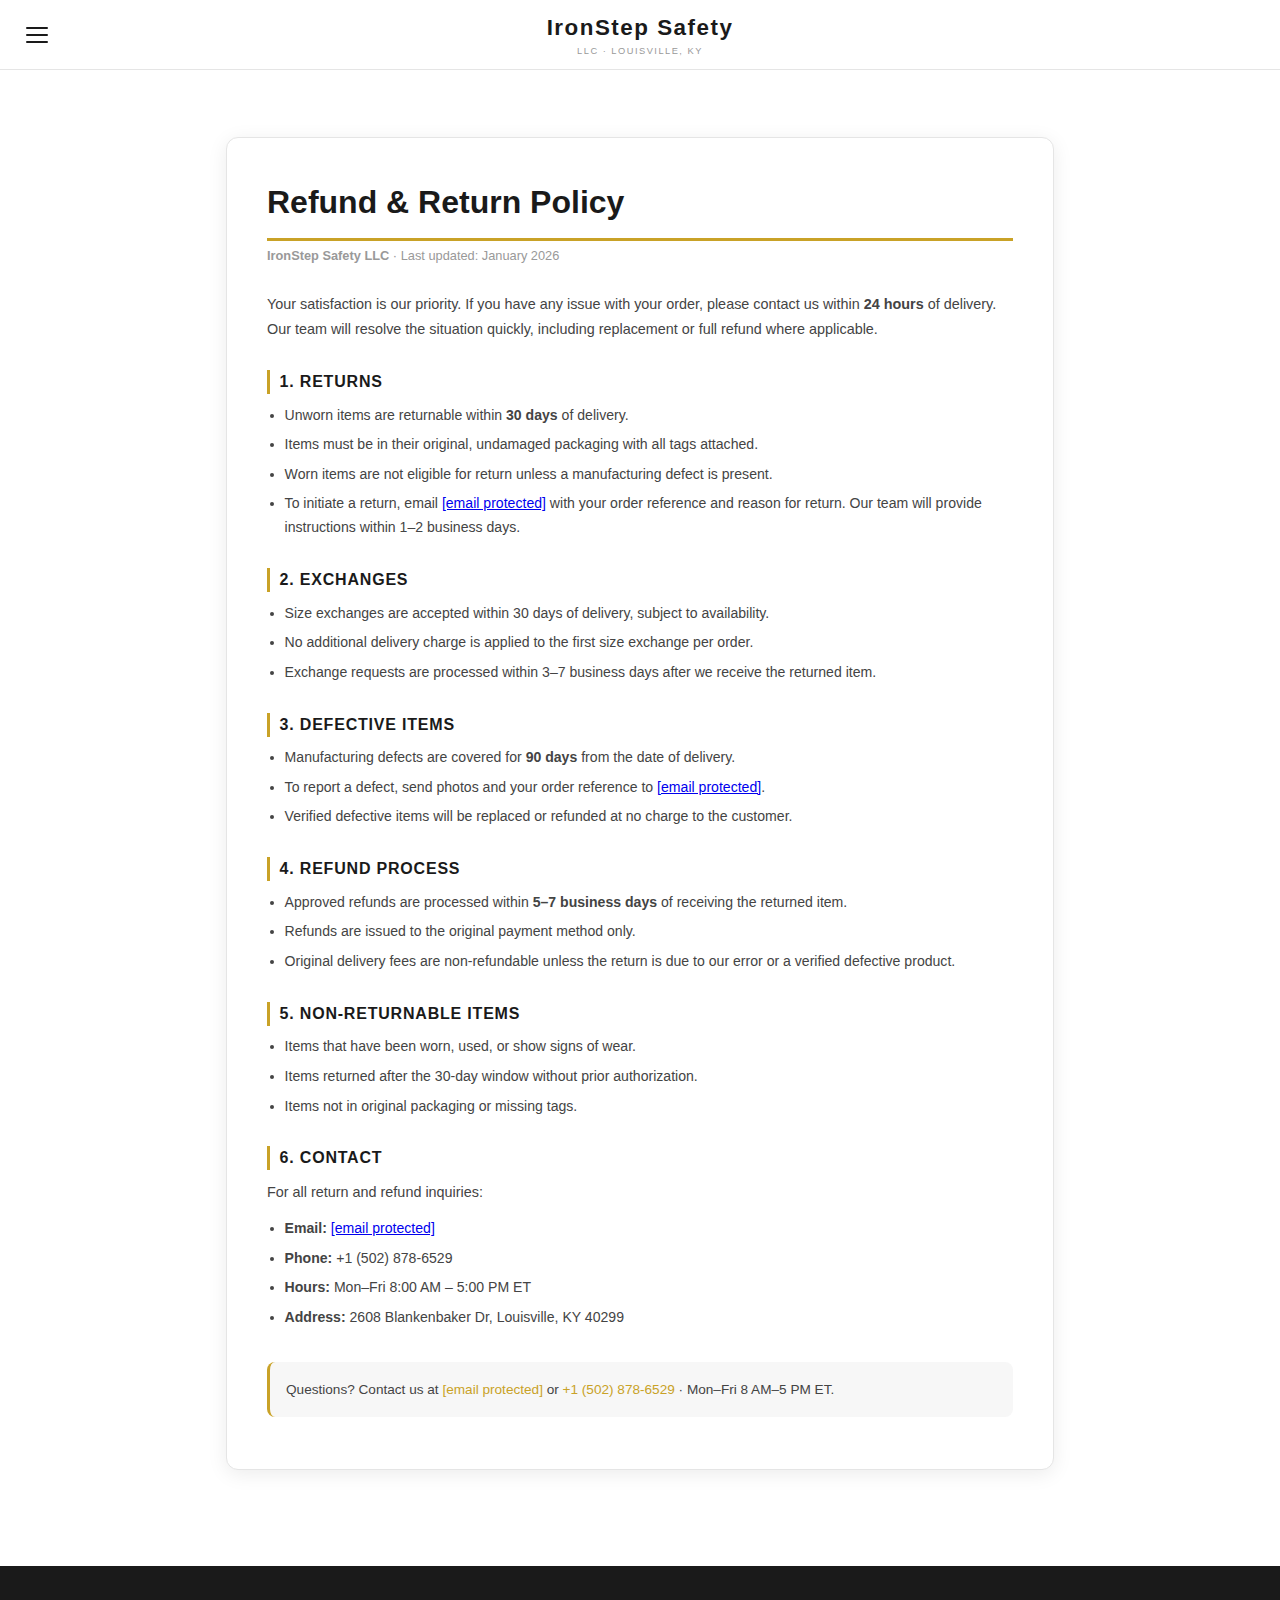
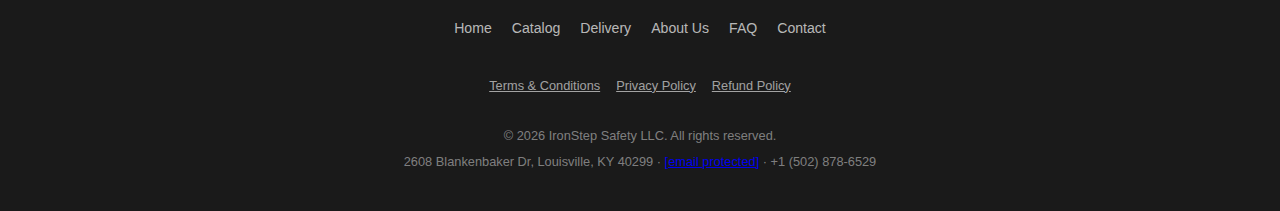
<file: refund.html>
<!DOCTYPE html>
<html lang="en">
<head>
    <meta charset="UTF-8">
    <meta name="viewport" content="width=device-width, initial-scale=1.0, maximum-scale=5.0">
    <meta name="theme-color" content="#1a1a1a">
    <meta name="description" content="Refund &amp; Return Policy – IronStep Safety LLC. 30-day returns on unworn items. Safety footwear in Louisville, KY.">
    <title>Refund &amp; Return Policy – IronStep Safety LLC</title>
    <link rel="stylesheet" href="style.css">
</head>
<body>

    <!-- SHIPPING BANNER -->
    <div class="shipping-banner">
        📦 Local Delivery Louisville, KY · <span>3–7 business days · Free delivery over $75 · 30-day returns</span>
    </div>

    <!-- OVERLAY -->
    <div class="overlay" id="overlay"></div>

    <!-- SIDE MENU -->
    <div class="side-menu" id="sideMenu" role="navigation" aria-label="Main menu">
        <div class="side-menu-inner">
            <button class="side-menu-close" id="sideMenuClose" aria-label="Close menu">✕</button>
            <h3>Menu</h3>
            <ul>
                <li><a href="index.html#home">Home</a></li>
                <li><a href="catalogo.html">Catalog</a></li>
                <li><a href="index.html#delivery">Delivery</a></li>
                <li><a href="about.html">About Us</a></li>
                <li><a href="faq.html">FAQ</a></li>
                <li><a href="index.html#contact">Contact</a></li>
                <li><a href="terms.html">Terms &amp; Conditions</a></li>
                <li><a href="privacy.html">Privacy Policy</a></li>
                <li><a href="refund.html">Refund Policy</a></li>
            </ul>
        </div>
    </div>

    <!-- HEADER -->
    <header>
        <nav>
            <div class="menu-left">
                <button class="menu-toggle" id="menuToggle" aria-label="Open menu" aria-expanded="false" aria-controls="sideMenu">
                    <span></span><span></span><span></span>
                </button>
            </div>
            <div class="logo-center">
                <div class="logo-text"><a href="index.html" style="text-decoration:none;color:inherit;">IronStep Safety</a></div>
                <div class="logo-subtitle">LLC · Louisville, KY</div>
            </div>
            <div class="nav-right"></div>
        </nav>
    </header>

    <!-- PAGE BODY -->
    <div class="page-body">
        <div class="policy-page">
            <div class="policy-box">

                <h1>Refund &amp; Return Policy</h1>
                <p class="policy-date"><strong>IronStep Safety LLC</strong> · Last updated: January 2026</p>

                <p>Your satisfaction is our priority. If you have any issue with your order, please contact us within <strong>24 hours</strong> of delivery. Our team will resolve the situation quickly, including replacement or full refund where applicable.</p>

                <h2>1. Returns</h2>
                <ul>
                    <li>Unworn items are returnable within <strong>30 days</strong> of delivery.</li>
                    <li>Items must be in their original, undamaged packaging with all tags attached.</li>
                    <li>Worn items are not eligible for return unless a manufacturing defect is present.</li>
                    <li>To initiate a return, email <a href="/cdn-cgi/l/email-protection" class="__cf_email__" data-cfemail="52212722223d2026123b203d3c2126372221333437262b7c313d3f">[email&#160;protected]</a> with your order reference and reason for return. Our team will provide instructions within 1–2 business days.</li>
                </ul>

                <h2>2. Exchanges</h2>
                <ul>
                    <li>Size exchanges are accepted within 30 days of delivery, subject to availability.</li>
                    <li>No additional delivery charge is applied to the first size exchange per order.</li>
                    <li>Exchange requests are processed within 3–7 business days after we receive the returned item.</li>
                </ul>

                <h2>3. Defective Items</h2>
                <ul>
                    <li>Manufacturing defects are covered for <strong>90 days</strong> from the date of delivery.</li>
                    <li>To report a defect, send photos and your order reference to <a href="/cdn-cgi/l/email-protection" class="__cf_email__" data-cfemail="c6b5b3b6b6a9b4b286afb4a9a8b5b2a3b6b5a7a0a3b2bfe8a5a9ab">[email&#160;protected]</a>.</li>
                    <li>Verified defective items will be replaced or refunded at no charge to the customer.</li>
                </ul>

                <h2>4. Refund Process</h2>
                <ul>
                    <li>Approved refunds are processed within <strong>5–7 business days</strong> of receiving the returned item.</li>
                    <li>Refunds are issued to the original payment method only.</li>
                    <li>Original delivery fees are non-refundable unless the return is due to our error or a verified defective product.</li>
                </ul>

                <h2>5. Non-Returnable Items</h2>
                <ul>
                    <li>Items that have been worn, used, or show signs of wear.</li>
                    <li>Items returned after the 30-day window without prior authorization.</li>
                    <li>Items not in original packaging or missing tags.</li>
                </ul>

                <h2>6. Contact</h2>
                <p>For all return and refund inquiries:</p>
                <ul>
                    <li><strong>Email:</strong> <a href="/cdn-cgi/l/email-protection" class="__cf_email__" data-cfemail="dcafa9acacb3aea89cb5aeb3b2afa8b9acafbdbab9a8a5f2bfb3b1">[email&#160;protected]</a></li>
                    <li><strong>Phone:</strong> +1 (502) 878-6529</li>
                    <li><strong>Hours:</strong> Mon–Fri 8:00 AM – 5:00 PM ET</li>
                    <li><strong>Address:</strong> 2608 Blankenbaker Dr, Louisville, KY 40299</li>
                </ul>

                <p class="policy-contact">Questions? Contact us at <a href="/cdn-cgi/l/email-protection#e3909693938c9197a38a918c8d9097869390828586979acd808c8e"><span class="__cf_email__" data-cfemail="87f4f2f7f7e8f5f3c7eef5e8e9f4f3e2f7f4e6e1e2f3fea9e4e8ea">[email&#160;protected]</span></a> or <a href="tel:+15028786529">+1 (502) 878-6529</a> · Mon–Fri 8 AM–5 PM ET.</p>

            </div>
        </div>
    </div>

    <!-- FOOTER -->
    <footer>
        <div class="footer-links">
            <a href="index.html">Home</a>
            <a href="catalogo.html">Catalog</a>
            <a href="index.html#delivery">Delivery</a>
            <a href="about.html">About Us</a>
            <a href="faq.html">FAQ</a>
            <a href="index.html#contact">Contact</a>
        </div>
        <div class="footer-legal-links">
            <a href="terms.html">Terms &amp; Conditions</a>
            <a href="privacy.html">Privacy Policy</a>
            <a href="refund.html">Refund Policy</a>
        </div>
        <p>&copy; 2026 IronStep Safety LLC. All rights reserved.</p>
        <p>2608 Blankenbaker Dr, Louisville, KY 40299 · <a href="/cdn-cgi/l/email-protection" class="__cf_email__" data-cfemail="51222421213e23251138233e3f222534212230373425287f323e3c">[email&#160;protected]</a> · +1 (502) 878-6529</p>
    </footer>

    <script>
    (function() {
        'use strict';

        var _scrollY = 0;
        function lockScroll() {
            _scrollY = window.scrollY;
            document.body.style.top      = '-' + _scrollY + 'px';
            document.body.style.position = 'fixed';
            document.body.style.width    = '100%';
            document.body.style.overflowY = 'scroll';
        }
        function unlockScroll() {
            document.body.style.position  = '';
            document.body.style.top       = '';
            document.body.style.width     = '';
            document.body.style.overflowY = '';
            window.scrollTo(0, _scrollY);
        }

        var toggle   = document.getElementById('menuToggle');
        var sideMenu = document.getElementById('sideMenu');
        var overlay  = document.getElementById('overlay');
        var closeBtn = document.getElementById('sideMenuClose');
        var isOpen   = false;

        function openMenu() {
            isOpen = true;
            lockScroll();
            sideMenu.classList.add('active');
            overlay.classList.add('active');
            toggle.classList.add('active');
            toggle.setAttribute('aria-expanded', 'true');
        }
        function closeMenu() {
            isOpen = false;
            sideMenu.classList.remove('active');
            overlay.classList.remove('active');
            toggle.classList.remove('active');
            toggle.setAttribute('aria-expanded', 'false');
            unlockScroll();
        }

        toggle.addEventListener('click', function(e) {
            e.stopPropagation();
            isOpen ? closeMenu() : openMenu();
        });
        closeBtn.addEventListener('click', closeMenu);
        overlay.addEventListener('click', closeMenu);

        sideMenu.querySelectorAll('a').forEach(function(link) {
            link.addEventListener('click', function() { closeMenu(); });
        });

        document.addEventListener('keydown', function(e) {
            if (e.key === 'Escape' && isOpen) closeMenu();
        });

    })();
    </script>

</body>
</html>
</file>
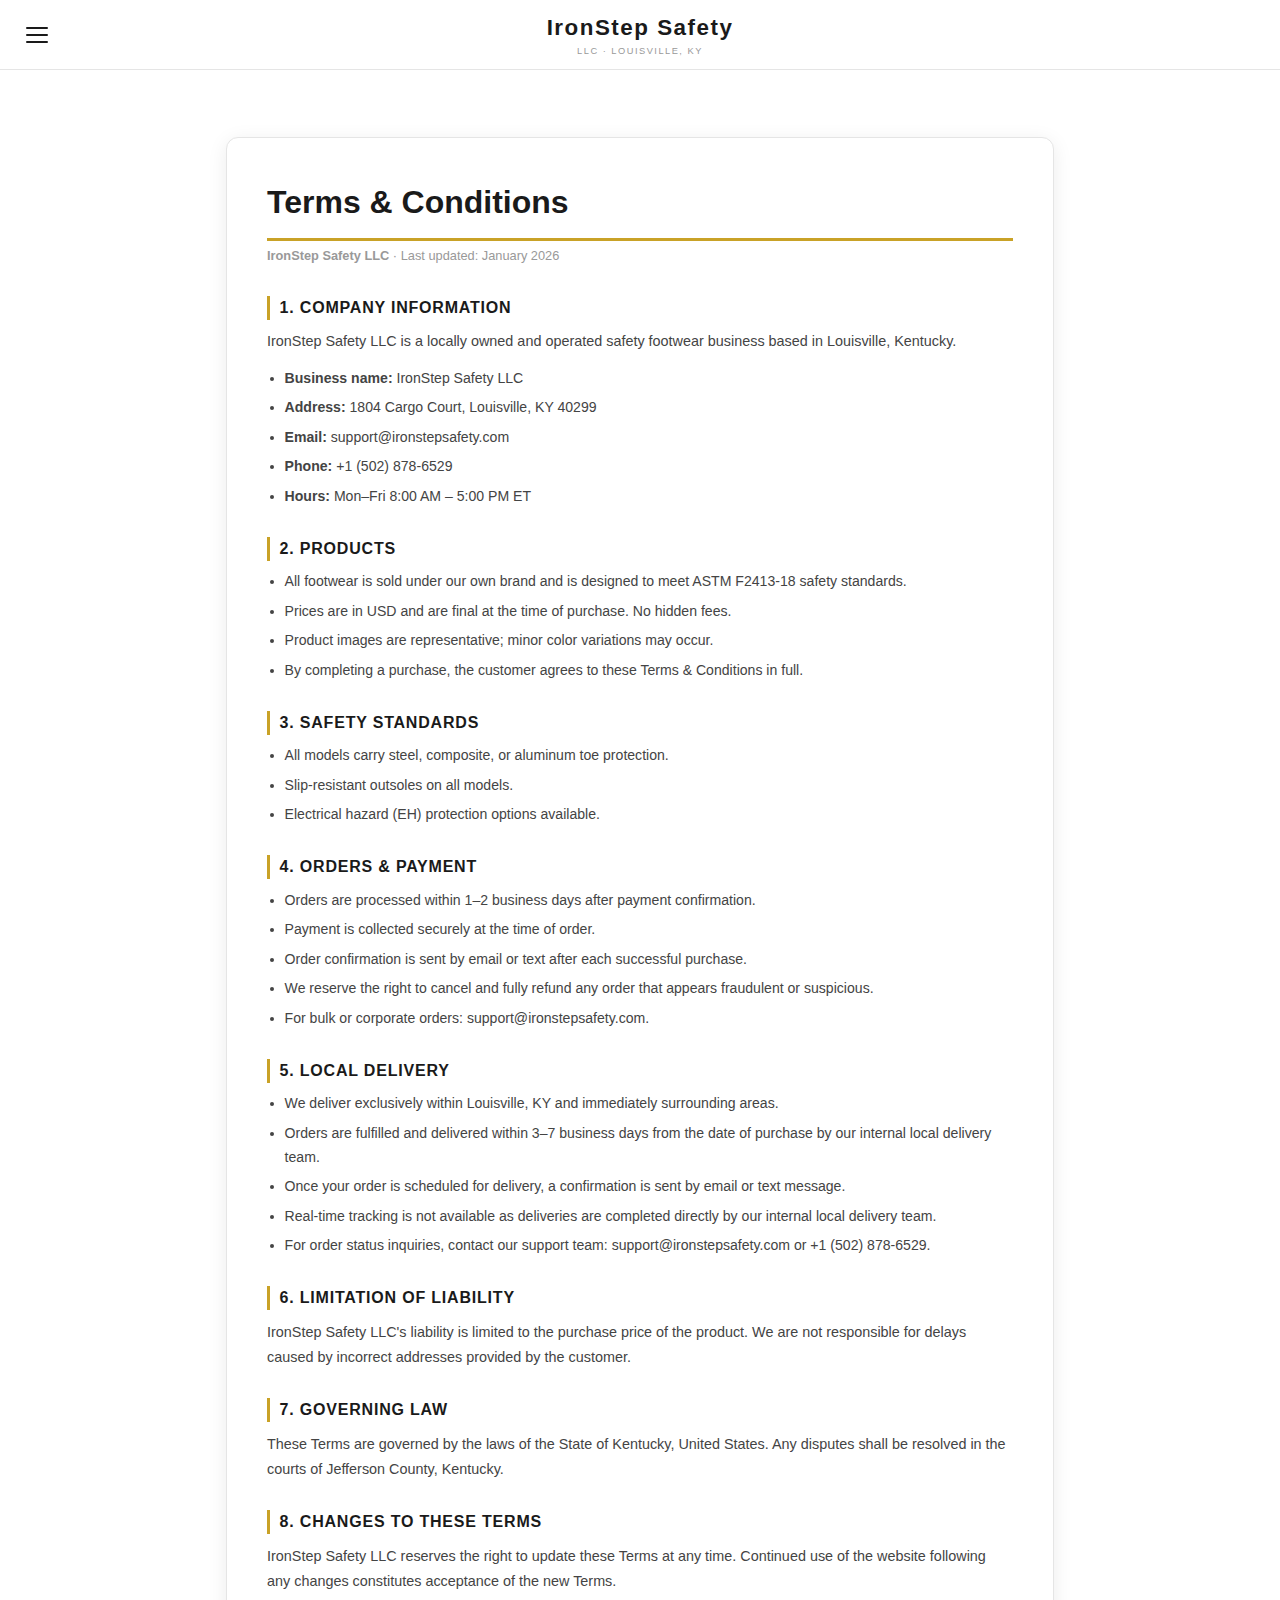
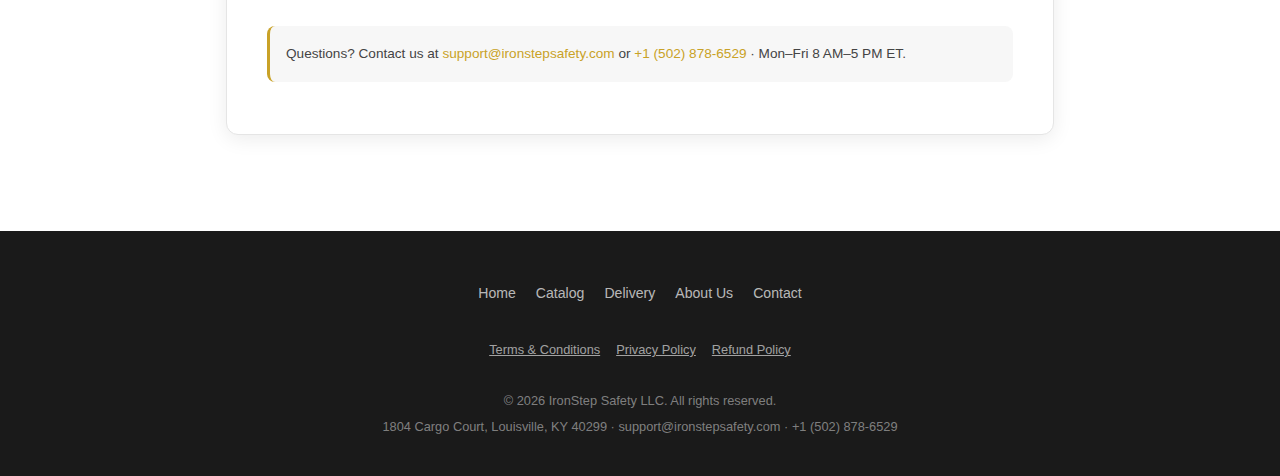
<file: terms.html>
<!DOCTYPE html>
<html lang="en">
<head>
    <meta charset="UTF-8">
    <meta name="viewport" content="width=device-width, initial-scale=1.0, maximum-scale=5.0">
    <meta name="theme-color" content="#1a1a1a">
    <meta name="description" content="Terms and Conditions – IronStep Safety LLC. Safety footwear retailer in Louisville, KY.">
    <title>Terms &amp; Conditions – IronStep Safety LLC</title>
    <link rel="stylesheet" href="style.css">
</head>
<body>

    <!-- SHIPPING BANNER -->
    <div class="shipping-banner">
        📦 Local Delivery Louisville, KY · <span>3–7 business days · Free delivery over $75 · 30-day returns</span>
    </div>

    <!-- OVERLAY -->
    <div class="overlay" id="overlay"></div>

    <!-- SIDE MENU -->
    <div class="side-menu" id="sideMenu" role="navigation" aria-label="Main menu">
        <div class="side-menu-inner">
            <button class="side-menu-close" id="sideMenuClose" aria-label="Close menu">✕</button>
            <h3>Menu</h3>
            <ul>
                <li><a href="index.html#home">Home</a></li>
                <li><a href="catalogo.html">Catalog</a></li>
                <li><a href="index.html#delivery">Delivery</a></li>
                <li><a href="about.html">About Us</a></li>
                <li><a href="index.html#contact">Contact</a></li>
                <li><a href="terms.html">Terms &amp; Conditions</a></li>
                <li><a href="privacy.html">Privacy Policy</a></li>
                <li><a href="refund.html">Refund Policy</a></li>
            </ul>
        </div>
    </div>

    <!-- HEADER -->
    <header>
        <nav>
            <div class="menu-left">
                <button class="menu-toggle" id="menuToggle" aria-label="Open menu" aria-expanded="false" aria-controls="sideMenu">
                    <span></span><span></span><span></span>
                </button>
            </div>
            <div class="logo-center">
                <div class="logo-text"><a href="index.html" style="text-decoration:none;color:inherit;">IronStep Safety</a></div>
                <div class="logo-subtitle">LLC · Louisville, KY</div>
            </div>
            <div class="nav-right"></div>
        </nav>
    </header>

    <!-- PAGE BODY -->
    <div class="page-body">
        <div class="policy-page">
            <div class="policy-box">

                <h1>Terms &amp; Conditions</h1>
                <p class="policy-date"><strong>IronStep Safety LLC</strong> · Last updated: January 2026</p>

                <h2>1. Company Information</h2>
                <p>IronStep Safety LLC is a locally owned and operated safety footwear business based in Louisville, Kentucky.</p>
                <ul>
                    <li><strong>Business name:</strong> IronStep Safety LLC</li>
                    <li><strong>Address:</strong> 1804 Cargo Court, Louisville, KY 40299</li>
                    <li><strong>Email:</strong> support@ironstepsafety.com</li>
                    <li><strong>Phone:</strong> +1 (502) 878-6529</li>
                    <li><strong>Hours:</strong> Mon–Fri 8:00 AM – 5:00 PM ET</li>
                </ul>

                <h2>2. Products</h2>
                <ul>
                    <li>All footwear is sold under our own brand and is designed to meet ASTM F2413-18 safety standards.</li>
                    <li>Prices are in USD and are final at the time of purchase. No hidden fees.</li>
                    <li>Product images are representative; minor color variations may occur.</li>
                    <li>By completing a purchase, the customer agrees to these Terms &amp; Conditions in full.</li>
                </ul>

                <h2>3. Safety Standards</h2>
                <ul>
                    <li>All models carry steel, composite, or aluminum toe protection.</li>
                    <li>Slip-resistant outsoles on all models.</li>
                    <li>Electrical hazard (EH) protection options available.</li>
                </ul>

                <h2>4. Orders &amp; Payment</h2>
                <ul>
                    <li>Orders are processed within 1–2 business days after payment confirmation.</li>
                    <li>Payment is collected securely at the time of order.</li>
                    <li>Order confirmation is sent by email or text after each successful purchase.</li>
                    <li>We reserve the right to cancel and fully refund any order that appears fraudulent or suspicious.</li>
                    <li>For bulk or corporate orders: support@ironstepsafety.com.</li>
                </ul>

                <h2>5. Local Delivery</h2>
                <ul>
                    <li>We deliver exclusively within Louisville, KY and immediately surrounding areas.</li>
                    <li>Orders are fulfilled and delivered within 3–7 business days from the date of purchase by our internal local delivery team.</li>
                    <li>Once your order is scheduled for delivery, a confirmation is sent by email or text message.</li>
                    <li>Real-time tracking is not available as deliveries are completed directly by our internal local delivery team.</li>
                    <li>For order status inquiries, contact our support team: support@ironstepsafety.com or +1 (502) 878-6529.</li>
                </ul>

                <h2>6. Limitation of Liability</h2>
                <p>IronStep Safety LLC's liability is limited to the purchase price of the product. We are not responsible for delays caused by incorrect addresses provided by the customer.</p>

                <h2>7. Governing Law</h2>
                <p>These Terms are governed by the laws of the State of Kentucky, United States. Any disputes shall be resolved in the courts of Jefferson County, Kentucky.</p>

                <h2>8. Changes to These Terms</h2>
                <p>IronStep Safety LLC reserves the right to update these Terms at any time. Continued use of the website following any changes constitutes acceptance of the new Terms.</p>

                <p class="policy-contact">Questions? Contact us at <a href="mailto:support@ironstepsafety.com">support@ironstepsafety.com</a> or <a href="tel:+15028786529">+1 (502) 878-6529</a> · Mon–Fri 8 AM–5 PM ET.</p>

            </div>
        </div>
    </div>

    <!-- FOOTER -->
    <footer>
        <div class="footer-links">
            <a href="index.html">Home</a>
            <a href="catalogo.html">Catalog</a>
            <a href="index.html#delivery">Delivery</a>
            <a href="about.html">About Us</a>
            <a href="index.html#contact">Contact</a>
        </div>
        <div class="footer-legal-links">
            <a href="terms.html">Terms &amp; Conditions</a>
            <a href="privacy.html">Privacy Policy</a>
            <a href="refund.html">Refund Policy</a>
        </div>
        <p>&copy; 2026 IronStep Safety LLC. All rights reserved.</p>
        <p>1804 Cargo Court, Louisville, KY 40299 · support@ironstepsafety.com · +1 (502) 878-6529</p>
    </footer>

    <script>
    (function() {
        'use strict';
        var _scrollY = 0;
        function lockScroll() {
            _scrollY = window.scrollY;
            document.body.style.top = '-' + _scrollY + 'px';
            document.body.style.position = 'fixed';
            document.body.style.width = '100%';
            document.body.style.overflowY = 'scroll';
        }
        function unlockScroll() {
            document.body.style.position = '';
            document.body.style.top = '';
            document.body.style.width = '';
            document.body.style.overflowY = '';
            window.scrollTo(0, _scrollY);
        }
        var toggle = document.getElementById('menuToggle');
        var sideMenu = document.getElementById('sideMenu');
        var overlay = document.getElementById('overlay');
        var closeBtn = document.getElementById('sideMenuClose');
        var isOpen = false;
        function openMenu() { isOpen = true; lockScroll(); sideMenu.classList.add('active'); overlay.classList.add('active'); toggle.classList.add('active'); toggle.setAttribute('aria-expanded', 'true'); }
        function closeMenu() { isOpen = false; sideMenu.classList.remove('active'); overlay.classList.remove('active'); toggle.classList.remove('active'); toggle.setAttribute('aria-expanded', 'false'); unlockScroll(); }
        toggle.addEventListener('click', function(e) { e.stopPropagation(); isOpen ? closeMenu() : openMenu(); });
        closeBtn.addEventListener('click', closeMenu);
        overlay.addEventListener('click', closeMenu);
        sideMenu.querySelectorAll('a').forEach(function(link) { link.addEventListener('click', function() { closeMenu(); }); });
        document.addEventListener('keydown', function(e) { if (e.key === 'Escape' && isOpen) closeMenu(); });
    })();
    </script>

</body>
</html>
</file>
<file: style.css>
/* ============================================================
   IRONSTEP SAFETY LLC
   Mobile-first CSS · iOS + Android + Desktop optimized
   No double-tap zoom · Touch targets 44px min
   ============================================================ */

/* ── RESET ── */
*, *::before, *::after {
    margin: 0;
    padding: 0;
    box-sizing: border-box;
    -webkit-tap-highlight-color: transparent;
}

html {
    -webkit-text-size-adjust: 100%;
    -ms-text-size-adjust: 100%;
    scroll-behavior: smooth;
}

a, button, select, input, textarea, label {
    touch-action: manipulation;
}

/* ── VARIABLES ── */
:root {
    --primary: #1a1a1a;
    --secondary: #444;
    --accent: #c9a227;
    --accent-dark: #a87e1a;
    --light: #fff;
    --gray: #f7f7f7;
    --border: #e5e5e5;
    --header-h: 64px;
    --radius: 12px;
    --shadow: 0 4px 20px rgba(0,0,0,0.08);
}

body {
    font-family: -apple-system, BlinkMacSystemFont, 'Segoe UI', Roboto, Helvetica, Arial, sans-serif;
    background: var(--light);
    color: var(--primary);
    line-height: 1.5;
    -webkit-font-smoothing: antialiased;
    overflow-x: hidden;
}

img {
    max-width: 100%;
    height: auto;
    display: block;
}

/* ── SHIPPING BANNER ── */
.shipping-banner {
    background: var(--primary);
    color: var(--accent);
    text-align: center;
    padding: 9px 1rem;
    font-size: 0.78rem;
    font-weight: 700;
    letter-spacing: 0.5px;
    line-height: 1.4;
}
.shipping-banner span {
    color: rgba(255,255,255,0.82);
    font-weight: 400;
}

/* ── HEADER ── */
header {
    background: var(--light);
    border-bottom: 1px solid var(--border);
    position: fixed;
    top: 0;
    left: 0;
    width: 100%;
    z-index: 500;
    height: var(--header-h);
}

nav {
    display: flex;
    align-items: center;
    justify-content: space-between;
    height: var(--header-h);
    padding: 0 1rem;
    max-width: 1400px;
    margin: 0 auto;
    position: relative;
}

/* ── HAMBURGER BUTTON ── */
.menu-toggle {
    display: flex;
    flex-direction: column;
    justify-content: center;
    gap: 5px;
    width: 44px;
    height: 44px;
    padding: 10px;
    background: none;
    border: none;
    cursor: pointer;
    flex-shrink: 0;
    touch-action: manipulation;
    -webkit-user-select: none;
    user-select: none;
}
.menu-toggle span {
    display: block;
    width: 22px;
    height: 2px;
    background: var(--primary);
    border-radius: 2px;
    transition: transform 0.28s ease, opacity 0.28s ease;
    transform-origin: center;
}
.menu-toggle.active span:nth-child(1) { transform: translateY(7px) rotate(45deg); }
.menu-toggle.active span:nth-child(2) { opacity: 0; transform: scaleX(0); }
.menu-toggle.active span:nth-child(3) { transform: translateY(-7px) rotate(-45deg); }

/* ── LOGO CENTER ── */
.logo-center {
    position: absolute;
    left: 50%;
    transform: translateX(-50%);
    text-align: center;
    pointer-events: none;
}
.logo-text {
    font-size: 1.25rem;
    font-weight: 800;
    letter-spacing: 1.5px;
    color: var(--primary);
    white-space: nowrap;
}
.logo-subtitle {
    font-size: 0.58rem;
    letter-spacing: 1.5px;
    color: #999;
    text-transform: uppercase;
    margin-top: 1px;
    font-weight: 400;
}

/* ── NAV RIGHT ── */
.menu-left { display: flex; align-items: center; flex-shrink: 0; }
.nav-right  { display: flex; align-items: center; flex-shrink: 0; }
.nav-right img {
    height: 44px;
    width: 44px;
    object-fit: cover;
    border-radius: 8px;
}

/* ── OVERLAY ── */
.overlay {
    display: none;
    position: fixed;
    inset: 0;
    background: rgba(0,0,0,0.5);
    z-index: 600;
    cursor: pointer;
}
.overlay.active { display: block; }

/* ── SIDE MENU ── */
.side-menu {
    position: fixed;
    top: 0;
    left: -320px;
    width: 280px;
    height: 100%;
    height: 100dvh;
    background: var(--light);
    z-index: 700;
    transition: left 0.3s cubic-bezier(0.4, 0, 0.2, 1);
    overflow-y: auto;
    -webkit-overflow-scrolling: touch;
    box-shadow: 4px 0 24px rgba(0,0,0,0.12);
    padding: 0;
}
.side-menu.active { left: 0; }
.side-menu-inner { padding: 1.5rem; }

.side-menu-close {
    position: absolute;
    top: 1rem;
    right: 1rem;
    width: 44px;
    height: 44px;
    display: flex;
    align-items: center;
    justify-content: center;
    background: var(--gray);
    border: none;
    border-radius: 50%;
    font-size: 1.1rem;
    cursor: pointer;
    touch-action: manipulation;
    color: var(--primary);
    font-weight: 700;
    transition: background 0.2s;
}
.side-menu-close:active { background: var(--border); }

.side-menu h3 {
    font-size: 0.7rem;
    font-weight: 700;
    letter-spacing: 2px;
    text-transform: uppercase;
    color: #999;
    margin: 3.5rem 0 1rem 1.5rem;
}
.side-menu ul { list-style: none; padding: 0 0.75rem; }
.side-menu ul li { border-bottom: 1px solid var(--border); }
.side-menu ul li:last-child { border-bottom: none; }
.side-menu ul li a {
    display: flex;
    align-items: center;
    padding: 0.9rem 0.75rem;
    text-decoration: none;
    color: var(--primary);
    font-size: 1rem;
    font-weight: 500;
    min-height: 44px;
    touch-action: manipulation;
    transition: color 0.15s;
}
.side-menu ul li a:active { color: var(--accent); }

/* ── PAGE BODY OFFSET ── */
.page-body { padding-top: var(--header-h); }

/* ── HERO ── */
.hero-img { width: 100%; display: block; height: auto; }

/* ── INFO BOX ── */
.info-section {
    padding: 1.5rem 1rem;
    max-width: 860px;
    margin: 0 auto;
}
.info-box {
    background: var(--gray);
    border-radius: var(--radius);
    padding: 1.5rem;
    text-align: center;
}
.info-box h2 { font-size: 1.2rem; font-weight: 700; margin-bottom: 0.5rem; }
.info-box p { color: var(--secondary); font-size: 0.92rem; margin-bottom: 0.5rem; line-height: 1.6; }
.info-box ul { list-style: none; text-align: left; max-width: 420px; margin: 0.75rem auto 0; }
.info-box ul li {
    padding: 0.35rem 0 0.35rem 1.6rem;
    font-size: 0.9rem;
    color: var(--secondary);
    position: relative;
}
.info-box ul li::before { content: "✓"; color: var(--accent); font-weight: 700; position: absolute; left: 0; }

/* ── SECTION TITLES ── */
.section-title {
    text-align: center;
    font-size: 1.3rem;
    font-weight: 700;
    letter-spacing: 1.5px;
    text-transform: uppercase;
    margin-bottom: 1.5rem;
    color: var(--primary);
}

/* ── DELIVERY / SHIPPING INFO ── */
.shipping-section-wrap {
    max-width: 960px;
    margin: 0 auto;
    padding: 0 1rem 2rem;
}
.shipping-info-box {
    background: #f0f6ff;
    border: 1.5px solid #c5d8f5;
    border-radius: var(--radius);
    padding: 1.5rem;
}
.shipping-grid {
    display: grid;
    grid-template-columns: 1fr 1fr;
    gap: 1rem;
}
.shipping-item { display: flex; align-items: flex-start; gap: 0.6rem; }
.shipping-item .s-icon { font-size: 1.3rem; flex-shrink: 0; margin-top: 1px; }
.shipping-item strong { display: block; font-size: 0.82rem; font-weight: 700; color: var(--primary); }
.shipping-item small { font-size: 0.78rem; color: #555; line-height: 1.4; }

/* ── DELIVERY NOTE ── */
.delivery-note {
    margin-top: 1.25rem;
    padding: 0.9rem 1rem;
    background: #fff8e1;
    border-left: 3px solid var(--accent);
    border-radius: 8px;
    font-size: 0.85rem;
    color: #555;
    line-height: 1.6;
}

/* ── PRODUCTS GRID ── */
.products-section {
    max-width: 1400px;
    margin: 0 auto;
    padding: 1.5rem 1rem 2rem;
}
.products-grid {
    display: grid;
    grid-template-columns: repeat(2, 1fr);
    gap: 0.9rem;
}
.product-card {
    background: var(--light);
    border: 1px solid var(--border);
    border-radius: var(--radius);
    overflow: hidden;
    cursor: pointer;
    text-decoration: none;
    color: var(--primary);
    display: block;
    -webkit-user-select: none;
    user-select: none;
    touch-action: manipulation;
    transition: box-shadow 0.2s, transform 0.2s;
}
.product-card:active { transform: scale(0.98); box-shadow: var(--shadow); }
.product-image-container {
    position: relative;
    background: var(--gray);
    aspect-ratio: 1;
    overflow: hidden;
}
.product-image { width: 100%; height: 100%; object-fit: cover; }
.product-badge {
    position: absolute;
    top: 0.5rem;
    left: 0.5rem;
    background: var(--accent);
    color: var(--light);
    padding: 0.2rem 0.6rem;
    border-radius: 20px;
    font-size: 0.68rem;
    font-weight: 700;
    text-transform: uppercase;
    letter-spacing: 0.5px;
}
.product-info { padding: 0.8rem; text-align: center; }
.product-brand { font-size: 0.7rem; color: #888; text-transform: uppercase; letter-spacing: 0.8px; margin-bottom: 0.2rem; }
.product-name { font-size: 0.88rem; font-weight: 700; margin-bottom: 0.3rem; line-height: 1.3; }
.product-price { font-size: 1rem; font-weight: 800; color: var(--primary); }
.product-spec { font-size: 0.7rem; color: #999; margin-top: 0.25rem; line-height: 1.3; }

/* ── CONTACT SECTION ── */
.contact-wrap { max-width: 1000px; margin: 0 auto; padding: 0 1rem 2rem; }
.contact-box { background: var(--gray); border-radius: var(--radius); padding: 1.5rem; }
.contact-box h3 { font-size: 1.1rem; font-weight: 700; margin-bottom: 0.5rem; }
.contact-box > p { font-size: 0.9rem; color: var(--secondary); margin-bottom: 1.2rem; line-height: 1.6; }
.contact-item { display: flex; align-items: center; gap: 0.6rem; margin-bottom: 0.7rem; font-size: 0.9rem; color: var(--secondary); }
.contact-item a { color: var(--accent); text-decoration: none; word-break: break-all; }
.contact-form-box {
    background: var(--light);
    border-radius: var(--radius);
    padding: 1.5rem;
    margin-top: 1.2rem;
    border: 1px solid var(--border);
}

/* ── FORM ELEMENTS ── */
.form-group { margin-bottom: 1rem; }
.form-group label { display: block; font-size: 0.82rem; font-weight: 600; color: var(--primary); margin-bottom: 0.4rem; }
.form-group input,
.form-group textarea,
.form-group select {
    width: 100%;
    padding: 0.8rem 1rem;
    border: 1.5px solid var(--border);
    border-radius: 8px;
    font-size: 16px;
    font-family: inherit;
    background: var(--light);
    color: var(--primary);
    appearance: none;
    -webkit-appearance: none;
    transition: border-color 0.2s, box-shadow 0.2s;
    touch-action: manipulation;
}
.form-group input:focus,
.form-group textarea:focus,
.form-group select:focus {
    outline: none;
    border-color: var(--accent);
    box-shadow: 0 0 0 3px rgba(201,162,39,0.15);
}
.form-group textarea { min-height: 100px; resize: vertical; }
.form-group select {
    background-image: url("data:image/svg+xml,%3Csvg xmlns='http://www.w3.org/2000/svg' width='12' height='8' viewBox='0 0 12 8'%3E%3Cpath fill='%23c9a227' d='M6 8L0 0h12z'/%3E%3C/svg%3E");
    background-repeat: no-repeat;
    background-position: right 1rem center;
    padding-right: 2.5rem;
}

/* ── BUTTONS ── */
.btn-primary {
    display: block;
    width: 100%;
    padding: 0.95rem 1.5rem;
    background: var(--accent);
    color: var(--primary);
    font-size: 0.95rem;
    font-weight: 800;
    letter-spacing: 1px;
    text-transform: uppercase;
    border: none;
    border-radius: 50px;
    cursor: pointer;
    text-align: center;
    touch-action: manipulation;
    -webkit-user-select: none;
    user-select: none;
    transition: background 0.2s, transform 0.15s;
    min-height: 52px;
}
.btn-primary:active { background: var(--accent-dark); transform: scale(0.98); }
.btn-primary:disabled { background: #ccc; color: #888; cursor: not-allowed; transform: none; }

.btn-add {
    display: block;
    width: 100%;
    padding: 0.95rem 1.5rem;
    background: var(--primary);
    color: var(--light);
    font-size: 0.92rem;
    font-weight: 700;
    border: none;
    border-radius: 8px;
    cursor: pointer;
    touch-action: manipulation;
    min-height: 52px;
    transition: background 0.2s;
}
.btn-add:active { background: #333; }

/* ── FOOTER ── */
footer {
    background: var(--primary);
    color: rgba(255,255,255,0.7);
    text-align: center;
    padding: 2.5rem 1.5rem;
    margin-top: 3rem;
}
.footer-links { display: flex; justify-content: center; flex-wrap: wrap; gap: 1.25rem; margin-bottom: 0.8rem; }
.footer-links a {
    color: rgba(255,255,255,0.7);
    text-decoration: none;
    font-size: 0.88rem;
    min-height: 44px;
    display: inline-flex;
    align-items: center;
    touch-action: manipulation;
    transition: color 0.15s;
}
.footer-links a:active { color: #fff; }
.footer-legal-links { display: flex; justify-content: center; flex-wrap: wrap; gap: 1rem; margin: 0.5rem 0 1.2rem; }
.footer-legal-links a {
    color: rgba(255,255,255,0.6);
    text-decoration: underline;
    font-size: 0.8rem;
    min-height: 44px;
    display: inline-flex;
    align-items: center;
    touch-action: manipulation;
    transition: color 0.15s;
}
.footer-legal-links a:active { color: #fff; }
footer p { font-size: 0.8rem; color: rgba(255,255,255,0.45); margin-top: 0.4rem; line-height: 1.5; }

/* ── MODAL ── */
.modal-overlay {
    display: none;
    position: fixed;
    inset: 0;
    background: rgba(0,0,0,0.6);
    z-index: 900;
    align-items: flex-end;
    justify-content: center;
    padding: 0;
}
.modal-overlay.active { display: flex; }
.modal-box {
    background: var(--light);
    border-radius: 20px 20px 0 0;
    width: 100%;
    max-height: 88vh;
    overflow-y: auto;
    -webkit-overflow-scrolling: touch;
    padding: 1.5rem 1.25rem 2rem;
    position: relative;
    animation: slideUp 0.28s ease;
}
@keyframes slideUp {
    from { transform: translateY(100%); }
    to   { transform: translateY(0); }
}
.modal-handle { width: 36px; height: 4px; background: #ddd; border-radius: 2px; margin: 0 auto 1.2rem; }
.modal-box h2 {
    font-size: 1.2rem;
    font-weight: 800;
    margin-bottom: 1rem;
    color: var(--primary);
    border-bottom: 2px solid var(--accent);
    padding-bottom: 0.7rem;
}
.modal-box h3 { font-size: 0.8rem; font-weight: 700; text-transform: uppercase; letter-spacing: 1px; color: var(--primary); margin: 1.2rem 0 0.4rem; }
.modal-box p,
.modal-box li { font-size: 0.9rem; line-height: 1.7; color: #444; margin-bottom: 0.3rem; }
.modal-box ul { padding-left: 1.1rem; margin-bottom: 0.8rem; }
.modal-close {
    position: absolute;
    top: 1rem;
    right: 1rem;
    width: 36px;
    height: 36px;
    display: flex;
    align-items: center;
    justify-content: center;
    background: var(--gray);
    border: none;
    border-radius: 50%;
    font-size: 1rem;
    font-weight: 700;
    cursor: pointer;
    touch-action: manipulation;
    color: var(--primary);
    transition: background 0.15s;
}
.modal-close:active { background: var(--border); }

/* ── CATALOG HEADER ── */
.catalog-header {
    background: var(--gray);
    text-align: center;
    padding: 2rem 1rem 1.5rem;
    border-bottom: 1px solid var(--border);
}
.catalog-header h1 { font-size: 1.4rem; font-weight: 800; letter-spacing: 1px; margin-bottom: 0.3rem; }
.catalog-header p { font-size: 0.82rem; color: var(--secondary); line-height: 1.5; }

/* ── PRODUCT DETAIL (catalog page) ── */
.product-detail {
    max-width: 1100px;
    margin: 0 auto;
    padding: 1.5rem 1rem;
    border-bottom: 1px solid var(--border);
}
.product-detail:last-of-type { border-bottom: none; }
.product-content {
    display: flex;
    flex-direction: column;
    gap: 1.2rem;
    background: var(--light);
    border-radius: var(--radius);
    border: 1px solid var(--border);
    overflow: hidden;
    box-shadow: var(--shadow);
}

/* Image gallery */
.image-gallery {
    background: var(--gray);
    padding: 1.25rem;
    display: flex;
    flex-direction: column;
    align-items: center;
    gap: 0.75rem;
}
.main-image-container {
    width: 100%;
    aspect-ratio: 1;
    border-radius: 10px;
    overflow: hidden;
    background: #fff;
    display: flex;
    align-items: center;
    justify-content: center;
}
.main-image { width: 85%; height: 85%; object-fit: contain; }
.thumbnail-container { display: flex; gap: 0.5rem; justify-content: center; }
.thumbnail {
    width: 60px;
    height: 60px;
    object-fit: contain;
    background: #fff;
    border-radius: 8px;
    border: 2px solid transparent;
    padding: 0.3rem;
    cursor: pointer;
    touch-action: manipulation;
    transition: border-color 0.15s;
}
.thumbnail.active,
.thumbnail:active { border-color: var(--accent); }

/* Product info panel */
.product-details { padding: 1.25rem; display: flex; flex-direction: column; gap: 0; }
.product-category-tag {
    display: inline-block;
    background: var(--primary);
    color: var(--light);
    padding: 0.3rem 0.9rem;
    border-radius: 20px;
    font-size: 0.68rem;
    font-weight: 700;
    text-transform: uppercase;
    letter-spacing: 1px;
    margin-bottom: 0.75rem;
    width: fit-content;
}
.delivery-badge {
    display: inline-flex;
    align-items: center;
    gap: 0.3rem;
    background: #eaf4ea;
    color: #2a6b2a;
    border-radius: 20px;
    padding: 0.3rem 0.8rem;
    font-size: 0.75rem;
    font-weight: 600;
    margin-bottom: 0.75rem;
    width: fit-content;
}
.product-title { font-size: 1.3rem; font-weight: 800; margin-bottom: 0.3rem; line-height: 1.25; color: var(--primary); }
.product-subtitle { font-size: 0.88rem; color: var(--secondary); margin-bottom: 0.9rem; border-left: 3px solid var(--accent); padding-left: 0.75rem; }
.product-price-big {
    font-size: 2rem;
    font-weight: 900;
    color: var(--primary);
    margin-bottom: 0.9rem;
    display: flex;
    align-items: baseline;
    gap: 0.2rem;
}
.product-price-big::before { content: "$"; font-size: 1.1rem; font-weight: 500; color: var(--accent); }
.product-price-big::after { content: "USD"; font-size: 0.75rem; font-weight: 400; color: #999; margin-left: 0.3rem; }
.product-description {
    font-size: 0.88rem;
    color: var(--secondary);
    line-height: 1.7;
    margin-bottom: 1rem;
    padding: 0.9rem;
    background: var(--gray);
    border-radius: 8px;
    border-left: 3px solid var(--accent);
}
.product-features {
    list-style: none;
    display: grid;
    grid-template-columns: 1fr 1fr;
    gap: 0.5rem;
    margin-bottom: 1.2rem;
}
.product-features li {
    font-size: 0.8rem;
    color: var(--secondary);
    padding: 0.4rem 0.5rem 0.4rem 1.5rem;
    background: var(--gray);
    border-radius: 20px;
    position: relative;
    line-height: 1.3;
}
.product-features li::before { content: "✓"; color: var(--accent); font-weight: 700; position: absolute; left: 0.5rem; font-size: 0.85rem; }

/* Size select */
.size-section { margin-bottom: 1rem; }
.size-section label { display: block; font-size: 0.8rem; font-weight: 700; text-transform: uppercase; letter-spacing: 0.8px; margin-bottom: 0.5rem; color: var(--primary); }
.size-select {
    width: 100%;
    max-width: 280px;
    padding: 0.8rem 2.5rem 0.8rem 1rem;
    border: 2px solid var(--border);
    border-radius: 50px;
    font-size: 16px;
    font-family: inherit;
    background: var(--light);
    background-image: url("data:image/svg+xml,%3Csvg xmlns='http://www.w3.org/2000/svg' width='12' height='8' viewBox='0 0 12 8'%3E%3Cpath fill='%23c9a227' d='M6 8L0 0h12z'/%3E%3C/svg%3E");
    background-repeat: no-repeat;
    background-position: right 1rem center;
    appearance: none;
    -webkit-appearance: none;
    cursor: pointer;
    color: var(--primary);
    touch-action: manipulation;
    transition: border-color 0.2s, box-shadow 0.2s;
}
.size-select:focus { outline: none; border-color: var(--accent); box-shadow: 0 0 0 3px rgba(201,162,39,0.15); }

/* Purchase button */
.purchase-btn {
    width: 100%;
    max-width: 280px;
    padding: 1rem 1.5rem;
    border: none;
    border-radius: 50px;
    font-size: 1rem;
    font-weight: 800;
    text-transform: uppercase;
    letter-spacing: 1px;
    cursor: pointer;
    touch-action: manipulation;
    -webkit-user-select: none;
    user-select: none;
    transition: background 0.2s, transform 0.15s, box-shadow 0.2s;
    min-height: 52px;
    background: #d0d0d0;
    color: #888;
    pointer-events: none;
}
.purchase-btn:not(:disabled),
.purchase-btn.active {
    background: linear-gradient(135deg, var(--accent), #d4b030);
    color: var(--primary);
    pointer-events: auto;
    cursor: pointer;
    box-shadow: 0 6px 20px rgba(201,162,39,0.35);
}
.purchase-btn:not(:disabled):active,
.purchase-btn.active:active { transform: scale(0.97); box-shadow: 0 3px 10px rgba(201,162,39,0.25); }
.purchase-note { font-size: 0.75rem; color: #888; margin-top: 0.6rem; line-height: 1.5; }
.purchase-note a { color: var(--accent); text-decoration: underline; touch-action: manipulation; }

/* ============================================================
   TABLET – 600px+
   ============================================================ */
@media (min-width: 600px) {
    .products-grid { grid-template-columns: repeat(3, 1fr); }
    .shipping-grid { grid-template-columns: repeat(3, 1fr); }
    .product-features { grid-template-columns: repeat(2, 1fr); }
    .modal-box { border-radius: 20px 20px 0 0; }
}

/* ============================================================
   DESKTOP – 900px+
   ============================================================ */
@media (min-width: 900px) {
    :root { --header-h: 70px; }
    .logo-text { font-size: 1.4rem; }
    .nav-right img { height: 55px; width: 55px; }

    .modal-overlay { align-items: center; padding: 1rem; }
    .modal-box { border-radius: 16px; max-width: 680px; max-height: 85vh; animation: fadeIn 0.2s ease; }
    @keyframes fadeIn {
        from { opacity: 0; transform: scale(0.96); }
        to   { opacity: 1; transform: scale(1); }
    }
    .modal-handle { display: none; }

    .products-grid { grid-template-columns: repeat(4, 1fr); gap: 1.25rem; }
    .product-card:hover { box-shadow: 0 8px 32px rgba(0,0,0,0.1); transform: translateY(-4px); }
    .shipping-grid { grid-template-columns: repeat(3, 1fr); }

    .product-content { flex-direction: row; }
    .image-gallery { width: 45%; flex-shrink: 0; border-right: 1px solid var(--border); padding: 2rem; }
    .main-image-container { max-width: 400px; }
    .thumbnail { width: 72px; height: 72px; }
    .product-details { padding: 2rem; flex: 1; justify-content: center; }
    .product-title { font-size: 1.7rem; }
    .product-price-big { font-size: 2.4rem; }

    .contact-inner { display: grid; grid-template-columns: 1fr 1fr; gap: 2rem; }
    .contact-form-box { margin-top: 0; }

    .info-box { padding: 2.5rem; }
    .info-box h2 { font-size: 1.5rem; }

    .products-section { padding: 2rem 2rem 3rem; }
    .shipping-section-wrap { padding: 0 2rem 3rem; }
    .contact-wrap { padding: 0 2rem 3rem; }
    .info-section { padding: 2rem 2rem; }
    .product-detail { padding: 2rem; }
}

/* ============================================================
   LARGE DESKTOP – 1200px+
   ============================================================ */
@media (min-width: 1200px) {
    .products-grid { grid-template-columns: repeat(4, 1fr); gap: 1.5rem; }
    .image-gallery { padding: 2.5rem; }
    .product-details { padding: 2.5rem; }
}

/* ============================================================
   UTILITY
   ============================================================ */
body.no-scroll { overflow: hidden; touch-action: none; }
html { touch-action: pan-x pan-y; }

input, select, textarea, button { font-size: max(16px, 1em); }
.btn-primary, .btn-add, .purchase-btn, .modal-close, .side-menu-close, .menu-toggle { font-size: inherit; }
.btn-primary  { font-size: 0.95rem; }
.btn-add      { font-size: 0.92rem; }
.purchase-btn { font-size: 1rem; }

button:focus-visible,
a:focus-visible,
select:focus-visible,
input:focus-visible { outline: 2px solid var(--accent); outline-offset: 2px; }

/* ── SAFE AREA INSET (iPhone notch / Dynamic Island) ── */
.shipping-banner {
    padding-top: max(9px, env(safe-area-inset-top));
    padding-left: max(1rem, env(safe-area-inset-left));
    padding-right: max(1rem, env(safe-area-inset-right));
}
footer {
    padding-bottom: max(2.5rem, calc(2.5rem + env(safe-area-inset-bottom)));
}
.side-menu {
    padding-top: env(safe-area-inset-top);
    padding-left: env(safe-area-inset-left);
}

/* ============================================================
   POLICY PAGES (terms.html / privacy.html / refund.html)
   ============================================================ */
.policy-page {
    max-width: 860px;
    margin: 0 auto;
    padding: 2rem 1rem 3rem;
}
.policy-box {
    background: var(--light);
    border: 1px solid var(--border);
    border-radius: var(--radius);
    padding: 2rem 1.5rem;
    box-shadow: var(--shadow);
}
.policy-box h1 {
    font-size: 1.6rem;
    font-weight: 900;
    color: var(--primary);
    margin-bottom: 0.25rem;
    border-bottom: 3px solid var(--accent);
    padding-bottom: 0.75rem;
}
.policy-box h2 {
    font-size: 1rem;
    font-weight: 800;
    color: var(--primary);
    text-transform: uppercase;
    letter-spacing: 0.8px;
    margin: 1.75rem 0 0.6rem;
    border-left: 3px solid var(--accent);
    padding-left: 0.6rem;
}
.policy-box p {
    font-size: 0.9rem;
    color: var(--secondary);
    line-height: 1.75;
    margin-bottom: 0.75rem;
}
.policy-box ul {
    padding-left: 1.1rem;
    margin-bottom: 1rem;
}
.policy-box ul li {
    font-size: 0.88rem;
    color: var(--secondary);
    line-height: 1.7;
    margin-bottom: 0.35rem;
}
.policy-date {
    font-size: 0.8rem !important;
    color: #999 !important;
    margin-bottom: 1.5rem !important;
}
.policy-contact {
    margin-top: 2rem !important;
    padding: 1rem;
    background: var(--gray);
    border-radius: 8px;
    border-left: 3px solid var(--accent);
    font-size: 0.85rem !important;
}
.policy-contact a {
    color: var(--accent);
    text-decoration: none;
}

/* ============================================================
   ABOUT PAGE
   ============================================================ */
.about-hero {
    background: var(--primary);
    color: var(--light);
    text-align: center;
    padding: 3rem 1.5rem 2.5rem;
}
.about-hero h1 {
    font-size: 1.6rem;
    font-weight: 900;
    letter-spacing: 1px;
    margin-bottom: 0.5rem;
}
.about-hero p {
    font-size: 0.95rem;
    color: rgba(255,255,255,0.7);
    font-style: italic;
}
.about-wrap {
    max-width: 860px;
    margin: 0 auto;
    padding: 2rem 1rem 3rem;
    display: flex;
    flex-direction: column;
    gap: 0;
}
.about-section {
    padding: 1.5rem 0;
    border-bottom: 1px solid var(--border);
}
.about-section:last-child {
    border-bottom: none;
}
.about-section h2 {
    font-size: 1.1rem;
    font-weight: 800;
    color: var(--primary);
    margin-bottom: 0.75rem;
    border-left: 3px solid var(--accent);
    padding-left: 0.6rem;
}
.about-section p {
    font-size: 0.9rem;
    color: var(--secondary);
    line-height: 1.8;
    margin-bottom: 0.75rem;
}
.about-list {
    list-style: none;
    padding: 0;
    display: flex;
    flex-direction: column;
    gap: 0.5rem;
}
.about-list li {
    font-size: 0.88rem;
    color: var(--secondary);
    padding: 0.4rem 0.5rem 0.4rem 1.6rem;
    background: var(--gray);
    border-radius: 20px;
    position: relative;
    line-height: 1.4;
}
.about-list li::before {
    content: "✓";
    color: var(--accent);
    font-weight: 700;
    position: absolute;
    left: 0.55rem;
}
.about-contact-box {
    background: #f0f6ff;
    border: 1.5px solid #c5d8f5;
    border-radius: var(--radius);
    padding: 1.5rem;
    margin: 1.5rem 0;
}
.about-contact-box h2 {
    font-size: 1rem;
    font-weight: 800;
    color: var(--primary);
    margin-bottom: 1rem;
    text-align: center;
    text-transform: uppercase;
    letter-spacing: 1px;
    border: none;
    padding: 0;
}
.about-contact-grid {
    display: grid;
    grid-template-columns: 1fr 1fr;
    gap: 1rem;
}
.about-contact-item {
    display: flex;
    align-items: flex-start;
    gap: 0.6rem;
}
.about-contact-item .s-icon {
    font-size: 1.2rem;
    flex-shrink: 0;
    margin-top: 1px;
}
.about-contact-item strong {
    display: block;
    font-size: 0.8rem;
    font-weight: 700;
    color: var(--primary);
}
.about-contact-item small {
    font-size: 0.78rem;
    color: #555;
    line-height: 1.4;
}
.about-contact-item a {
    color: var(--accent);
    text-decoration: none;
}

@media (min-width: 900px) {
    .policy-box { padding: 2.5rem; }
    .policy-box h1 { font-size: 2rem; }
    .about-hero h1 { font-size: 2rem; }
    .about-list { display: grid; grid-template-columns: 1fr 1fr; }
}

/* ============================================================
   FAQ PAGE
   ============================================================ */
.faq-wrap {
    max-width: 860px;
    margin: 0 auto;
    padding: 1.5rem 1rem 3rem;
}
.faq-section {
    margin-bottom: 2rem;
    border: 1px solid var(--border);
    border-radius: var(--radius);
    overflow: hidden;
    box-shadow: var(--shadow);
}
.faq-category {
    background: var(--primary);
    color: var(--light);
    font-size: 0.85rem;
    font-weight: 700;
    text-transform: uppercase;
    letter-spacing: 1.2px;
    padding: 0.85rem 1.25rem;
    margin: 0;
}
.faq-item {
    border-bottom: 1px solid var(--border);
    padding: 0;
}
.faq-item:last-child { border-bottom: none; }
.faq-item h3 {
    font-size: 0.92rem;
    font-weight: 700;
    color: var(--primary);
    padding: 1rem 1.25rem;
    margin: 0;
    display: flex;
    justify-content: space-between;
    align-items: center;
    user-select: none;
    -webkit-user-select: none;
}
.faq-item h3::after {
    content: "+";
    font-size: 1.3rem;
    font-weight: 400;
    color: var(--accent);
    flex-shrink: 0;
    margin-left: 0.5rem;
    transition: transform 0.2s;
}
.faq-item.open h3::after { transform: rotate(45deg); }
.faq-item p {
    font-size: 0.88rem;
    color: var(--secondary);
    line-height: 1.75;
    padding: 0 1.25rem 1.1rem;
    margin: 0;
    display: none;
}
.faq-item p a { color: var(--accent); text-decoration: none; }
.faq-item.open p { display: block; }

/* Testimonials */
.testimonial-grid {
    display: grid;
    grid-template-columns: 1fr;
    gap: 0;
}
.testimonial-card {
    padding: 1.25rem;
    border-bottom: 1px solid var(--border);
    background: var(--gray);
}
.testimonial-card:last-child { border-bottom: none; }
.testimonial-stars {
    color: var(--accent);
    font-size: 1rem;
    margin-bottom: 0.5rem;
    letter-spacing: 2px;
}
.testimonial-card p {
    font-size: 0.88rem;
    color: var(--secondary);
    line-height: 1.7;
    font-style: italic;
    margin-bottom: 0.5rem;
}
.testimonial-name {
    font-size: 0.78rem;
    color: #888;
    font-weight: 600;
}

@media (min-width: 600px) {
    .testimonial-grid { grid-template-columns: repeat(3, 1fr); }
    .testimonial-card { border-bottom: none; border-right: 1px solid var(--border); }
    .testimonial-card:last-child { border-right: none; }
}
@media (min-width: 900px) {
    .faq-wrap { padding: 2rem 2rem 3rem; }
    .faq-item h3 { font-size: 1rem; padding: 1.1rem 1.5rem; }
    .faq-item p { padding: 0 1.5rem 1.25rem; font-size: 0.9rem; }
    .faq-category { font-size: 0.9rem; padding: 1rem 1.5rem; }
}
</file>
